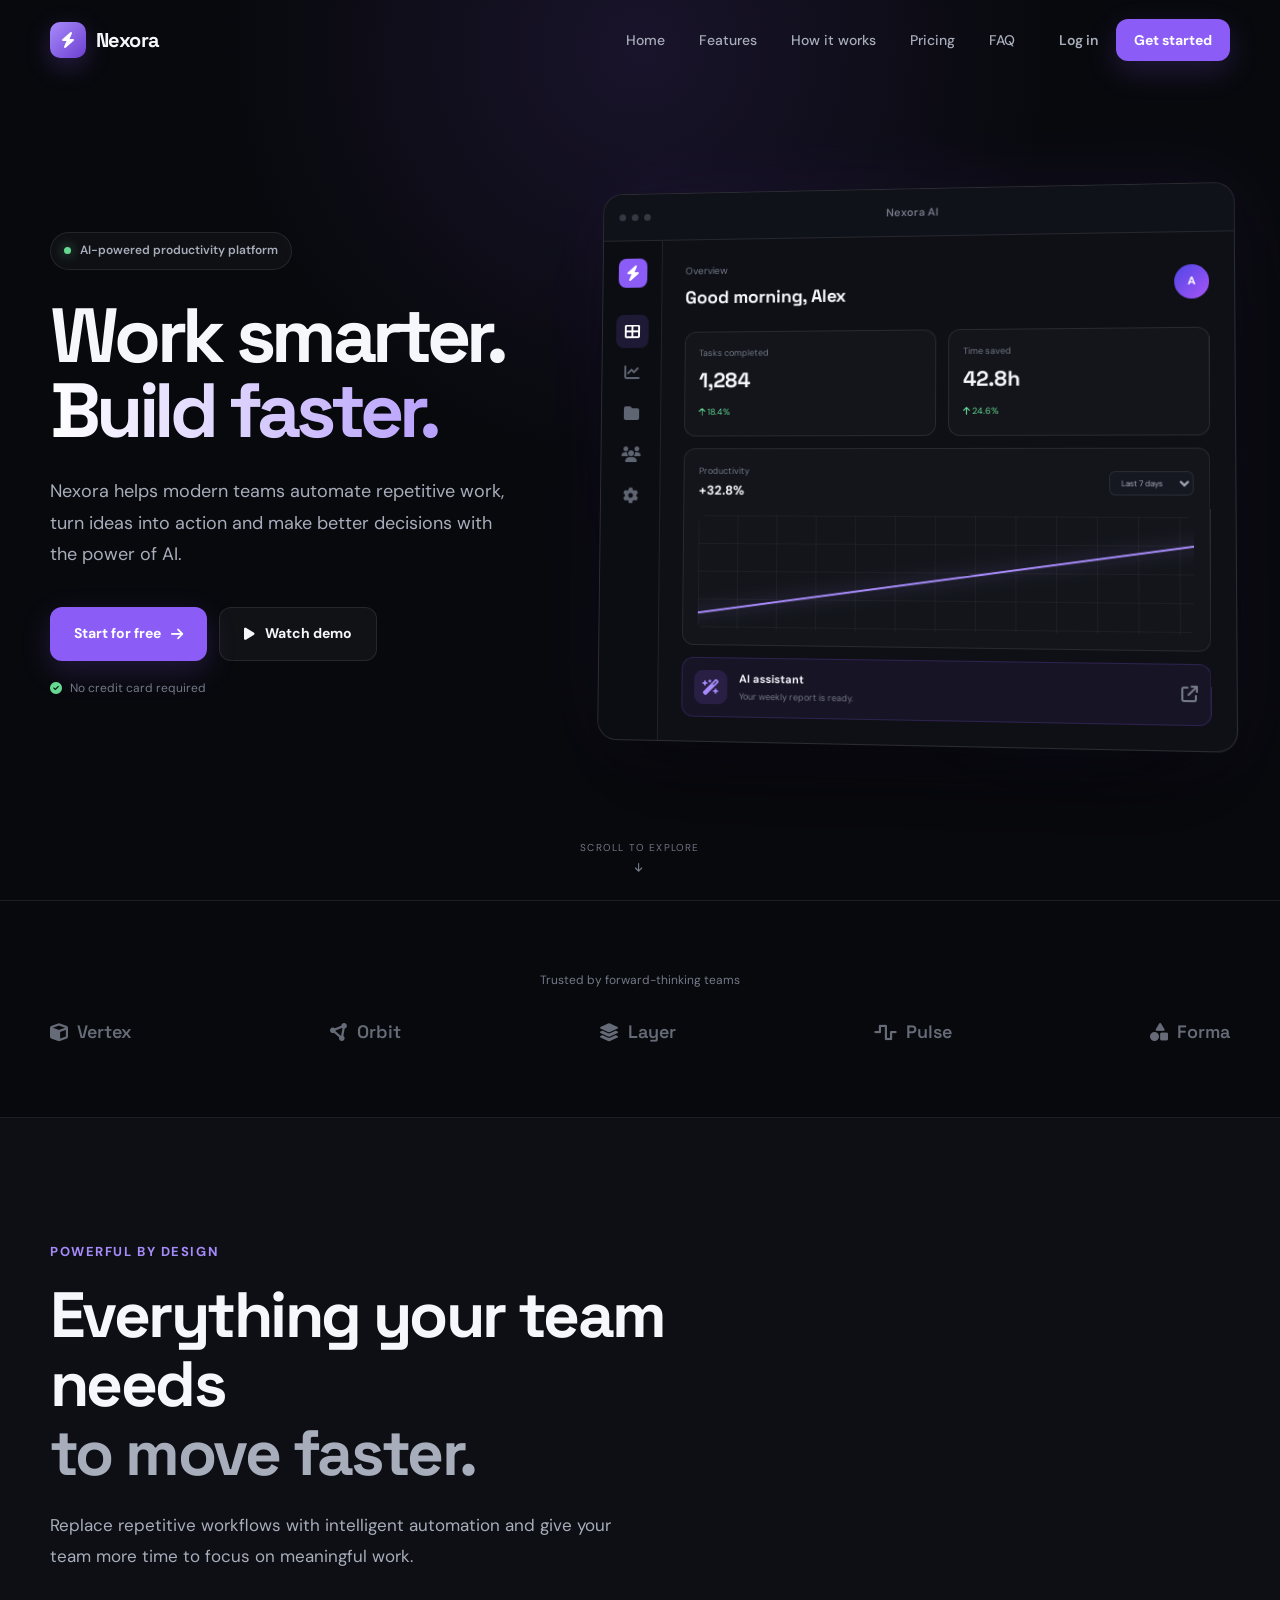
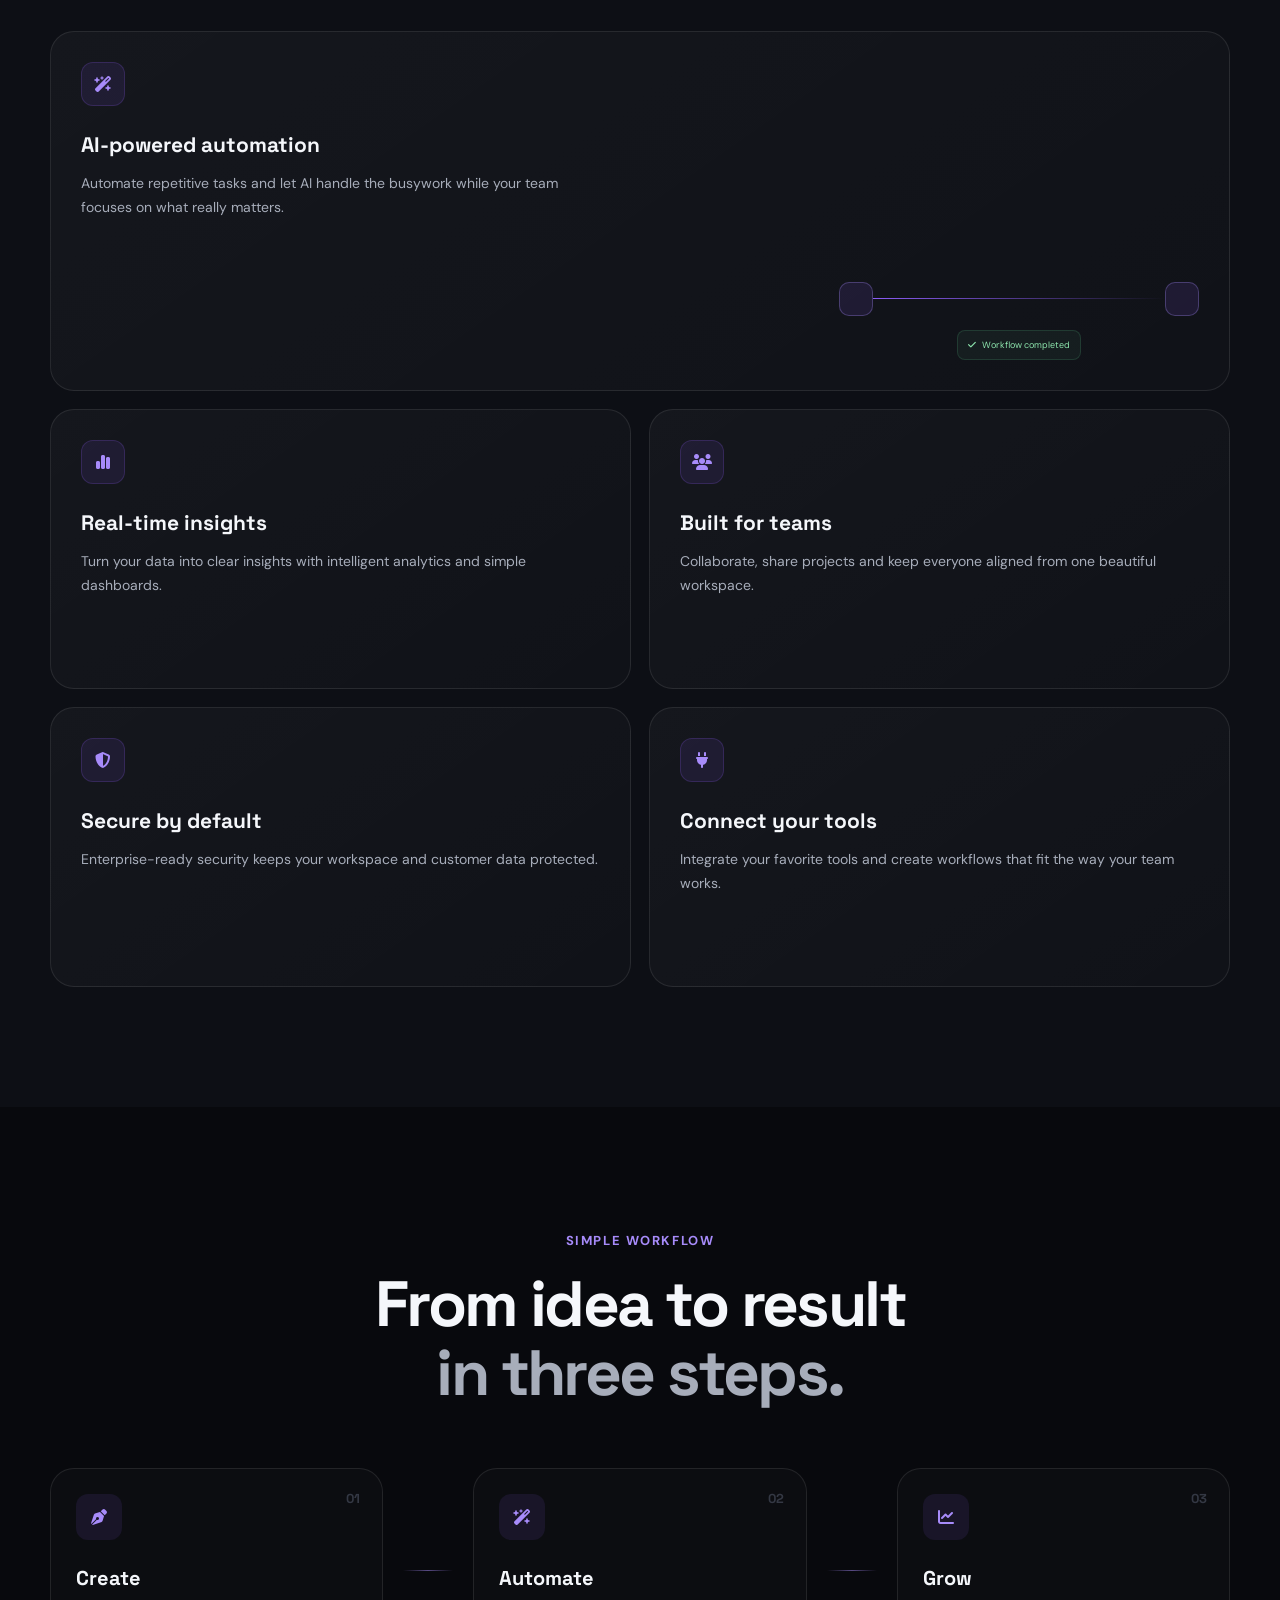
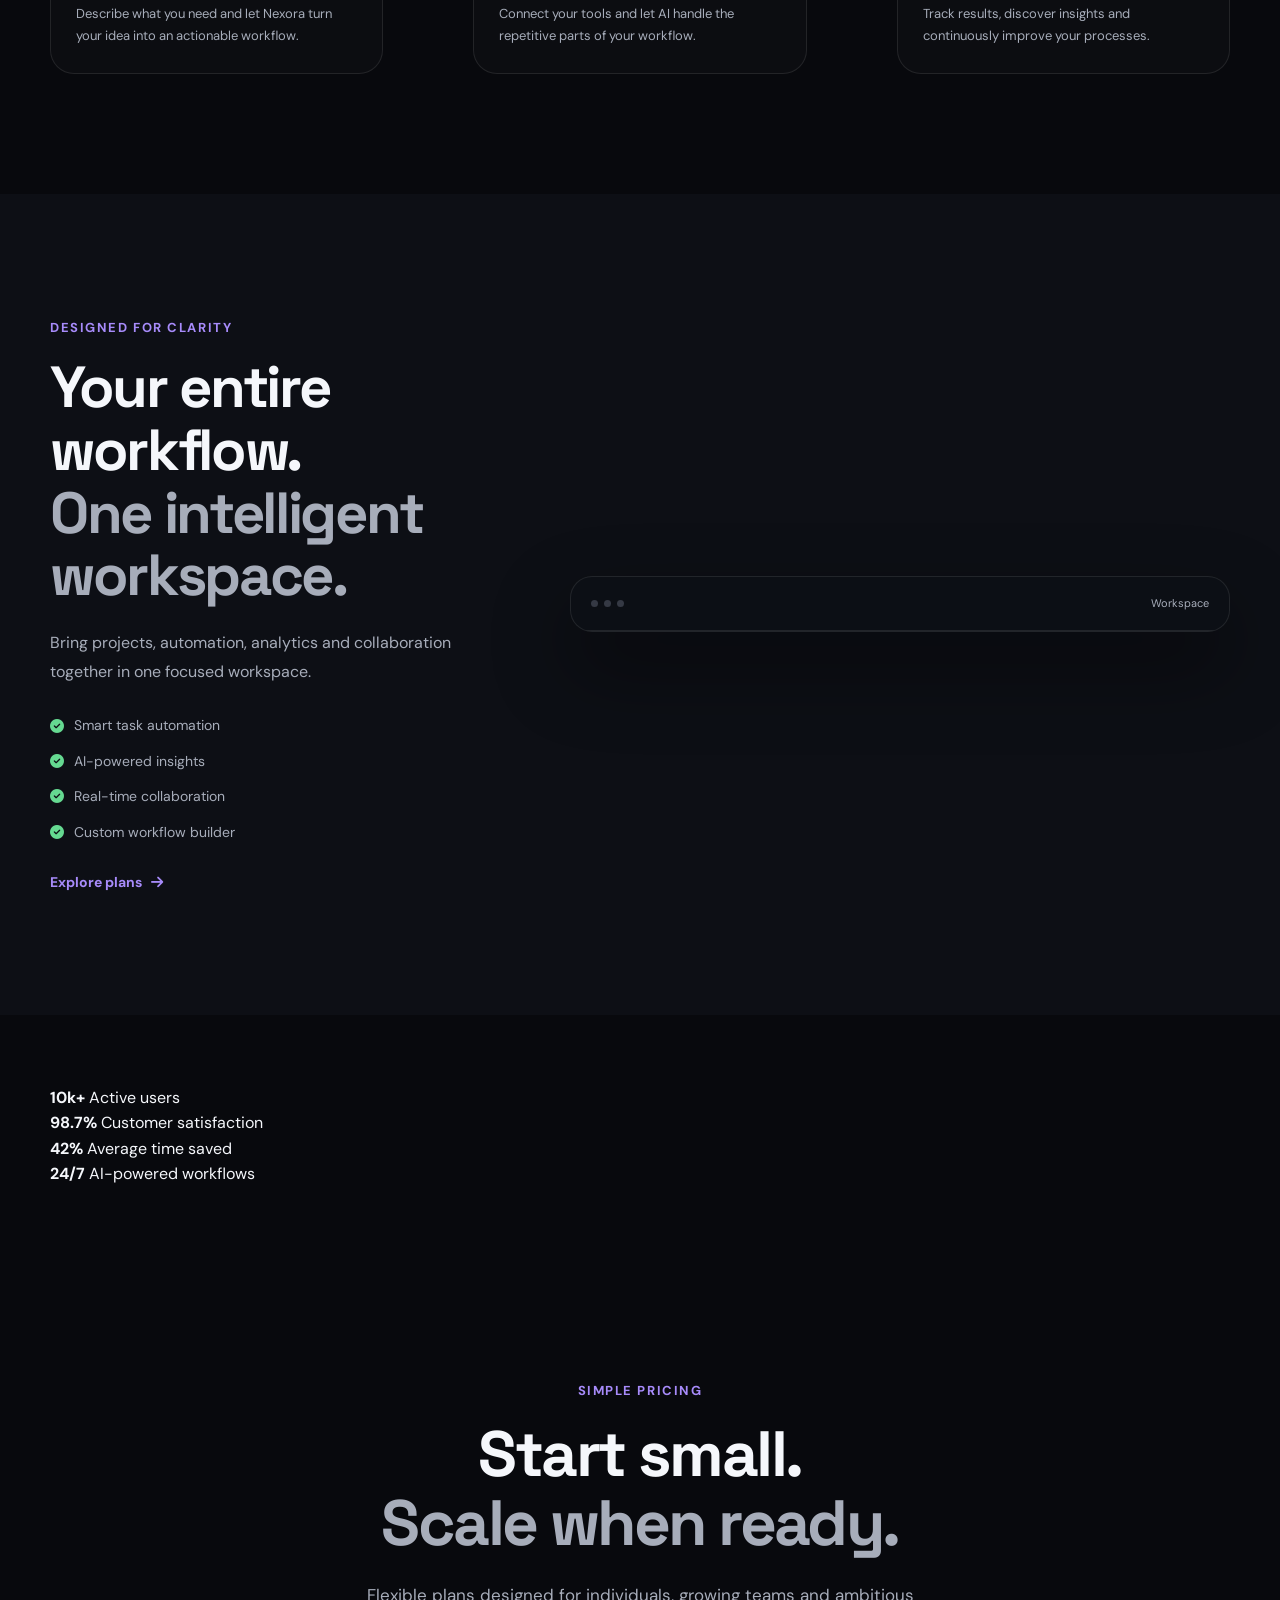
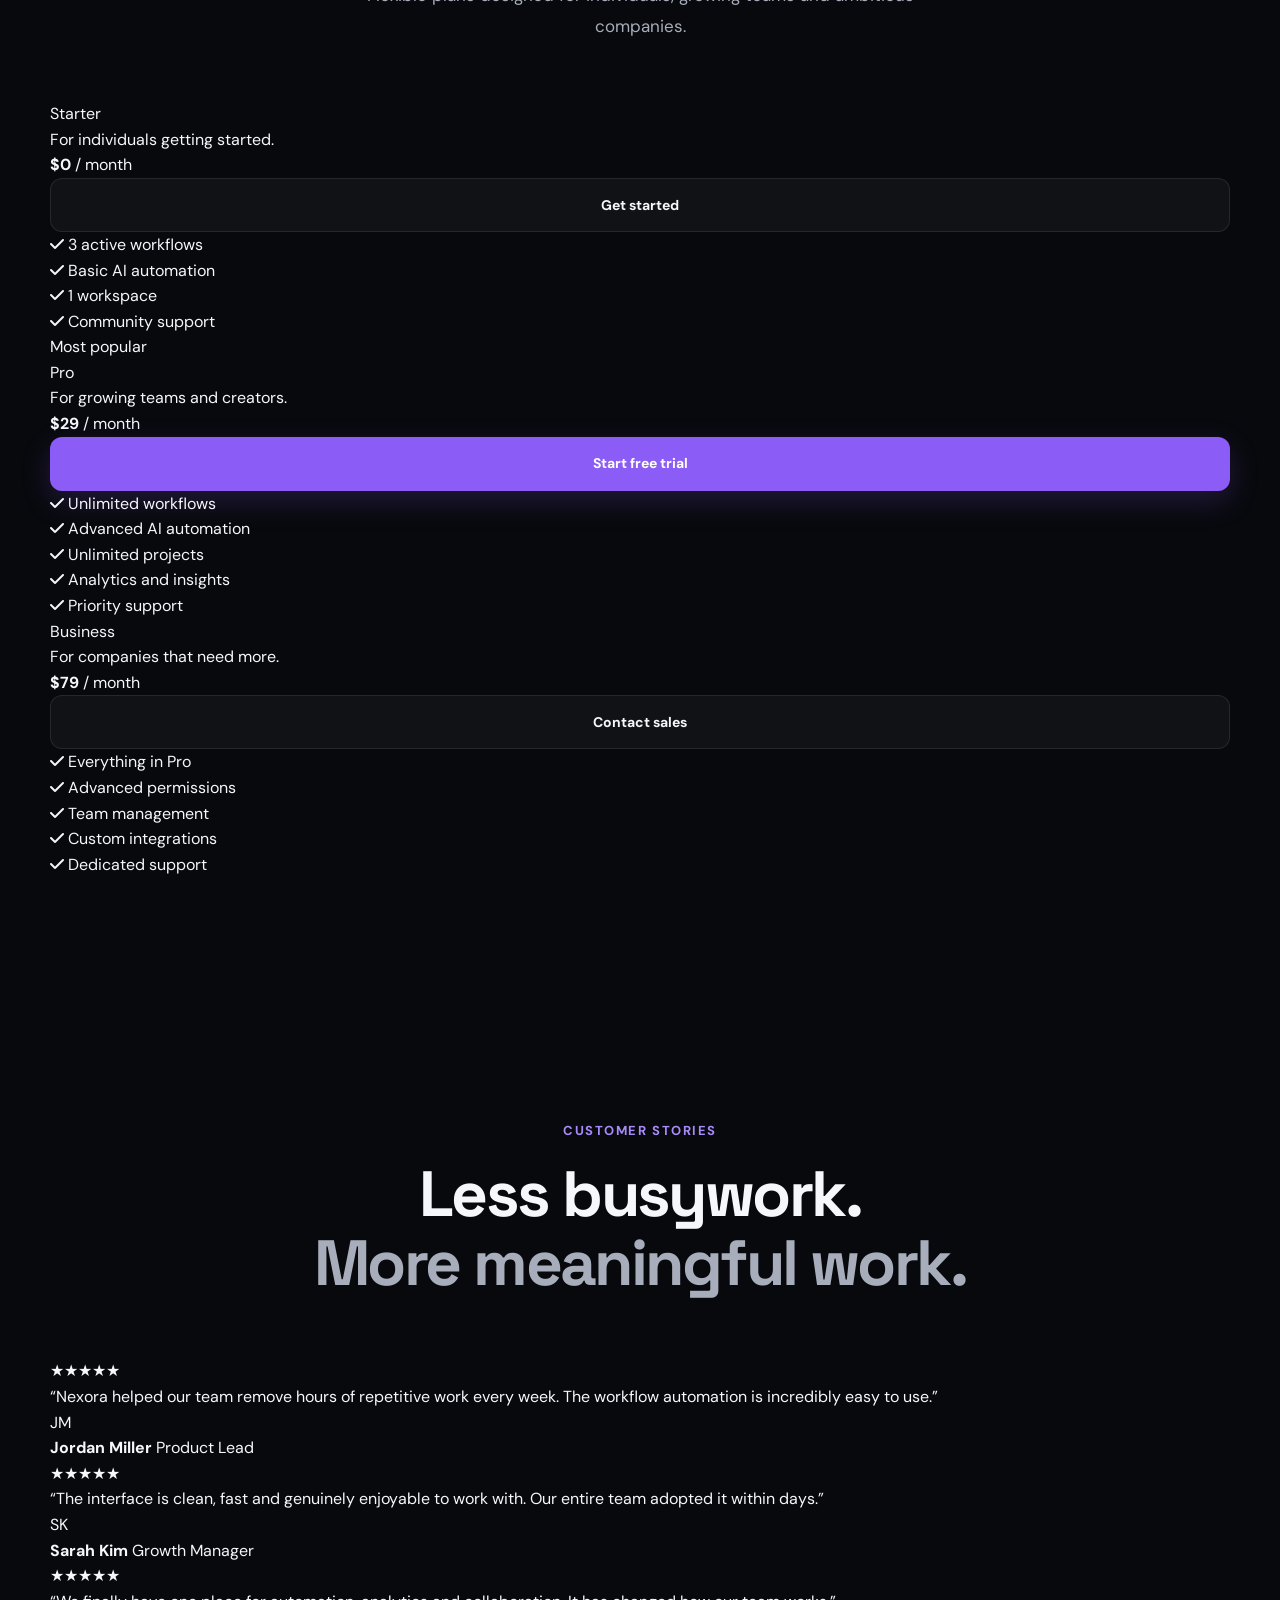
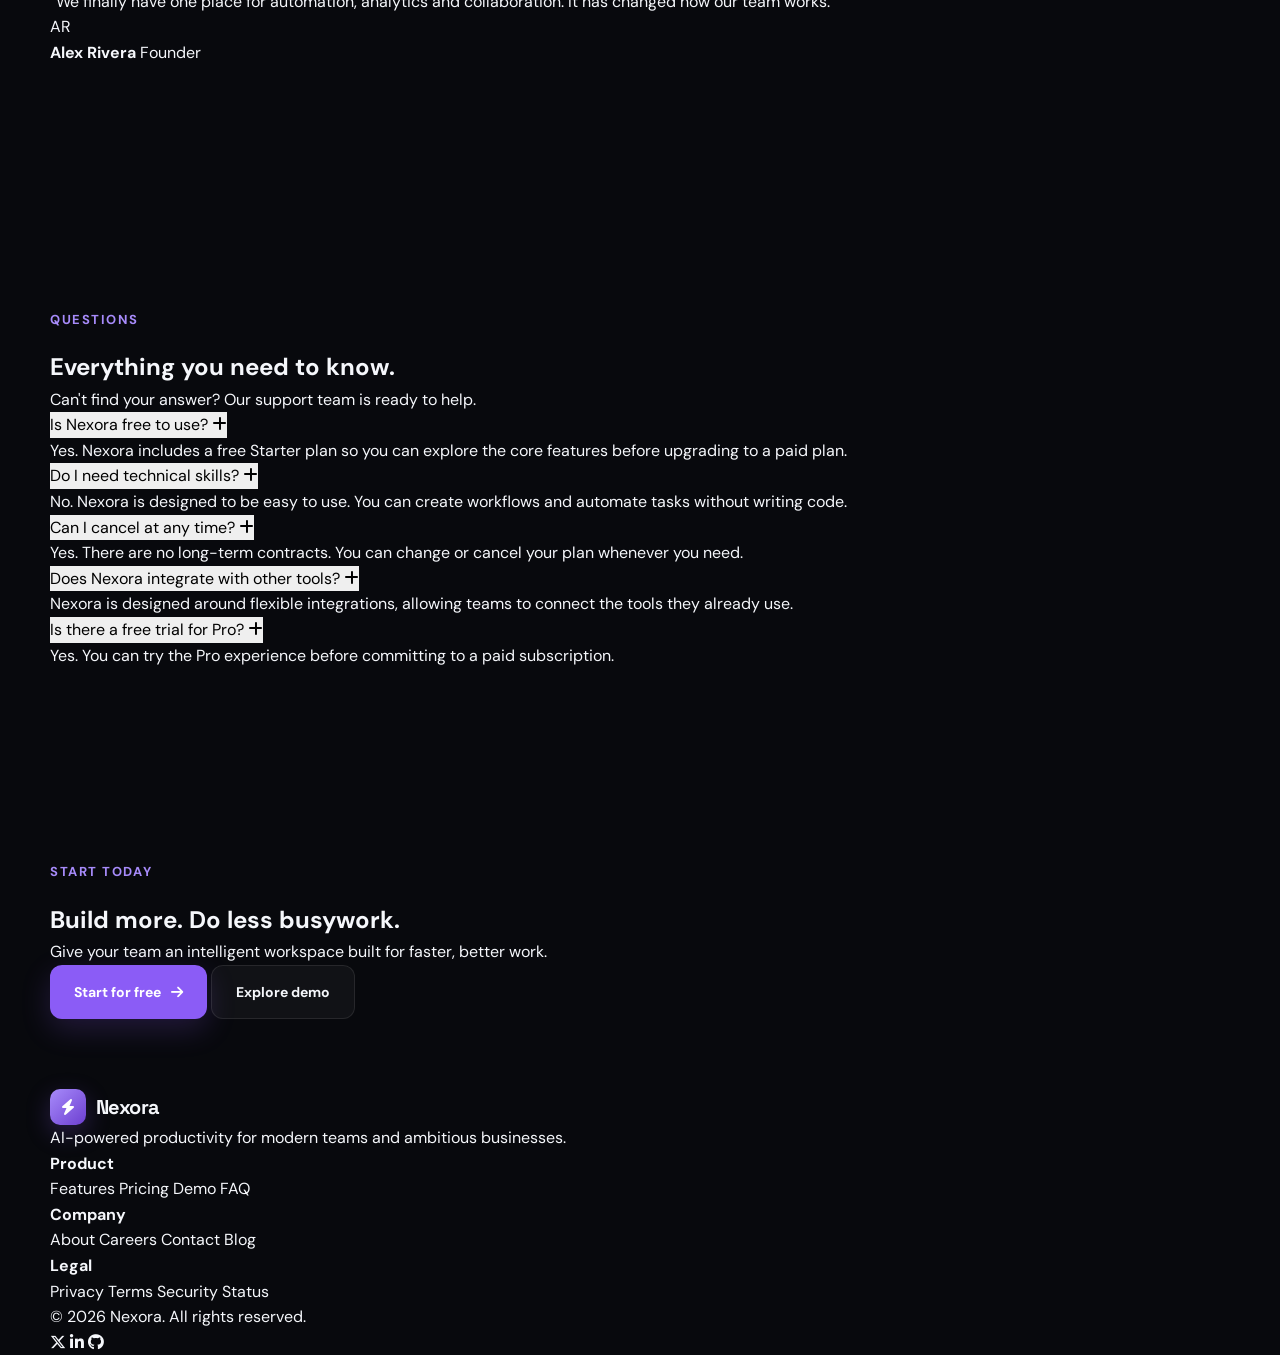
<file: index.html>
<!DOCTYPE html>
<html lang="en">
<head>
    <meta charset="UTF-8">

    <meta name="viewport" content="width=device-width, initial-scale=1.0">

    <meta
        name="description"
        content="Nexora is a modern AI SaaS landing page template for startups, AI products and digital businesses."
    >

    <meta
        name="keywords"
        content="AI SaaS, AI startup, SaaS landing page, AI website template, startup template"
    >

    <meta name="author" content="Nexora">

    <meta name="theme-color" content="#08090d">

    <title>Nexora — AI-Powered SaaS</title>

    <!-- Google Fonts -->
    <link rel="preconnect" href="https://fonts.googleapis.com">
    <link rel="preconnect" href="https://fonts.gstatic.com" crossorigin>

    <link
        href="https://fonts.googleapis.com/css2?family=DM+Sans:wght@400;500;600;700&family=Space+Grotesk:wght@400;500;600;700&display=swap"
        rel="stylesheet"
    >

    <!-- Font Awesome -->
    <link
        rel="stylesheet"
        href="https://cdnjs.cloudflare.com/ajax/libs/font-awesome/6.7.2/css/all.min.css"
    >

    <!-- Main CSS -->
    <link rel="stylesheet" href="style.css">
</head>

<body>

<!-- =========================================
     HEADER
========================================= -->

<header class="site-header" id="header">

    <div class="container header-container">

        <a href="#home" class="logo">

            <span class="logo-mark">
                <i class="fa-solid fa-bolt"></i>
            </span>

            <span class="logo-text">
                Nexora
            </span>

        </a>


        <nav class="main-nav" id="mainNav">

            <a href="#home">Home</a>

            <a href="#features">Features</a>

            <a href="#how-it-works">How it works</a>

            <a href="#pricing">Pricing</a>

            <a href="#faq">FAQ</a>

        </nav>


        <div class="header-actions">

            <a href="#login" class="login-link">
                Log in
            </a>

            <a
                href="#pricing"
                class="btn btn-primary btn-small"
            >
                Get started
            </a>

            <button
                class="menu-toggle"
                id="menuToggle"
                aria-label="Open navigation menu"
                aria-expanded="false"
                type="button"
            >
                <span></span>
                <span></span>
                <span></span>
            </button>

        </div>

    </div>

</header>


<main>


<!-- =========================================
     HERO
========================================= -->

<section class="hero section" id="home">

    <div class="container hero-container">

        <div class="hero-content">

            <div class="hero-badge">

                <span class="badge-dot"></span>

                AI-powered productivity platform

            </div>


            <h1>

                Work smarter.

                <span>
                    Build faster.
                </span>

            </h1>


            <p class="hero-description">

                Nexora helps modern teams automate repetitive work,
                turn ideas into action and make better decisions
                with the power of AI.

            </p>


            <div class="hero-actions">

                <a
                    href="#pricing"
                    class="btn btn-primary"
                >

                    Start for free

                    <i class="fa-solid fa-arrow-right"></i>

                </a>


                <a
                    href="#demo"
                    class="btn btn-secondary"
                >

                    <i class="fa-solid fa-play"></i>

                    Watch demo

                </a>

            </div>


            <div class="hero-note">

                <i class="fa-solid fa-circle-check"></i>

                No credit card required

            </div>

        </div>


        <!-- HERO DASHBOARD -->

        <div class="hero-visual">

            <div class="glow glow-one"></div>

            <div class="glow glow-two"></div>


            <div class="dashboard-window">

                <div class="window-top">

                    <div class="window-dots">

                        <span></span>
                        <span></span>
                        <span></span>

                    </div>

                    <div class="window-title">
                        Nexora AI
                    </div>

                </div>


                <div class="dashboard-content">

                    <aside class="dashboard-sidebar">

                        <div class="sidebar-brand">
                            <i class="fa-solid fa-bolt"></i>
                        </div>


                        <a
                            href="#"
                            class="sidebar-item active"
                            aria-label="Dashboard"
                        >
                            <i class="fa-solid fa-table-cells-large"></i>
                        </a>


                        <a
                            href="#"
                            class="sidebar-item"
                            aria-label="Analytics"
                        >
                            <i class="fa-solid fa-chart-line"></i>
                        </a>


                        <a
                            href="#"
                            class="sidebar-item"
                            aria-label="Projects"
                        >
                            <i class="fa-solid fa-folder"></i>
                        </a>


                        <a
                            href="#"
                            class="sidebar-item"
                            aria-label="Team"
                        >
                            <i class="fa-solid fa-users"></i>
                        </a>


                        <a
                            href="#"
                            class="sidebar-item"
                            aria-label="Settings"
                        >
                            <i class="fa-solid fa-gear"></i>
                        </a>

                    </aside>


                    <div class="dashboard-main">

                        <div class="dashboard-header">

                            <div>

                                <span class="dashboard-label">
                                    Overview
                                </span>

                                <h3>
                                    Good morning, Alex
                                </h3>

                            </div>


                            <div class="avatar">
                                A
                            </div>

                        </div>


                        <div class="dashboard-stats">

                            <div class="stat-card">

                                <span>
                                    Tasks completed
                                </span>

                                <strong>
                                    1,284
                                </strong>

                                <small>
                                    <i class="fa-solid fa-arrow-up"></i>
                                    18.4%
                                </small>

                            </div>


                            <div class="stat-card">

                                <span>
                                    Time saved
                                </span>

                                <strong>
                                    42.8h
                                </strong>

                                <small>
                                    <i class="fa-solid fa-arrow-up"></i>
                                    24.6%
                                </small>

                            </div>

                        </div>


                        <div class="chart-card">

                            <div class="chart-header">

                                <div>

                                    <span>
                                        Productivity
                                    </span>

                                    <strong>
                                        +32.8%
                                    </strong>

                                </div>


                                <select aria-label="Chart period">

                                    <option>
                                        Last 7 days
                                    </option>

                                    <option>
                                        Last 30 days
                                    </option>

                                    <option>
                                        Last 90 days
                                    </option>

                                </select>

                            </div>


                            <div class="chart">

                                <div class="chart-line"></div>

                                <div class="chart-grid"></div>

                            </div>

                        </div>


                        <div class="ai-card">

                            <div class="ai-icon">

                                <i class="fa-solid fa-wand-magic-sparkles"></i>

                            </div>


                            <div>

                                <strong>
                                    AI assistant
                                </strong>

                                <p>
                                    Your weekly report is ready.
                                </p>

                            </div>


                            <button
                                type="button"
                                aria-label="Open AI assistant"
                            >

                                <i class="fa-solid fa-arrow-up-right-from-square"></i>

                            </button>

                        </div>

                    </div>

                </div>

            </div>

        </div>

    </div>


    <div class="hero-scroll">

        <span>
            Scroll to explore
        </span>

        <i class="fa-solid fa-arrow-down"></i>

    </div>

</section>


<!-- =========================================
     TRUSTED
========================================= -->

<section class="trusted section-small">

    <div class="container">

        <p class="trusted-title">
            Trusted by forward-thinking teams
        </p>


        <div class="trusted-logos">

            <span>
                <i class="fa-solid fa-cube"></i>
                Vertex
            </span>

            <span>
                <i class="fa-solid fa-circle-nodes"></i>
                Orbit
            </span>

            <span>
                <i class="fa-solid fa-layer-group"></i>
                Layer
            </span>

            <span>
                <i class="fa-solid fa-wave-square"></i>
                Pulse
            </span>

            <span>
                <i class="fa-solid fa-shapes"></i>
                Forma
            </span>

        </div>

    </div>

</section>


<!-- =========================================
     FEATURES
========================================= -->

<section
    class="features section"
    id="features"
>

    <div class="container">

        <div class="section-heading">

            <span class="eyebrow">
                Powerful by design
            </span>

            <h2>

                Everything your team needs

                <span>
                    to move faster.
                </span>

            </h2>


            <p>

                Replace repetitive workflows with intelligent
                automation and give your team more time to focus
                on meaningful work.

            </p>

        </div>


        <div class="features-grid">


            <article class="feature-card feature-large">

                <div class="feature-icon">

                    <i class="fa-solid fa-wand-magic-sparkles"></i>

                </div>


                <h3>
                    AI-powered automation
                </h3>


                <p>

                    Automate repetitive tasks and let AI handle
                    the busywork while your team focuses on
                    what really matters.

                </p>


                <div class="feature-visual automation-visual">

                    <div class="automation-line">

                        <span></span>

                        <div></div>

                        <span></span>

                    </div>


                    <div class="automation-label">

                        <i class="fa-solid fa-check"></i>

                        Workflow completed

                    </div>

                </div>

            </article>


            <article class="feature-card">

                <div class="feature-icon">

                    <i class="fa-solid fa-chart-simple"></i>

                </div>


                <h3>
                    Real-time insights
                </h3>


                <p>

                    Turn your data into clear insights with
                    intelligent analytics and simple dashboards.

                </p>

            </article>


            <article class="feature-card">

                <div class="feature-icon">

                    <i class="fa-solid fa-users"></i>

                </div>


                <h3>
                    Built for teams
                </h3>


                <p>

                    Collaborate, share projects and keep everyone
                    aligned from one beautiful workspace.

                </p>

            </article>


            <article class="feature-card">

                <div class="feature-icon">

                    <i class="fa-solid fa-shield-halved"></i>

                </div>


                <h3>
                    Secure by default
                </h3>


                <p>

                    Enterprise-ready security keeps your
                    workspace and customer data protected.

                </p>

            </article>


            <article class="feature-card">

                <div class="feature-icon">

                    <i class="fa-solid fa-plug"></i>

                </div>


                <h3>
                    Connect your tools
                </h3>


                <p>

                    Integrate your favorite tools and create
                    workflows that fit the way your team works.

                </p>

            </article>

        </div>

    </div>

</section>


<!-- =========================================
     HOW IT WORKS
========================================= -->

<section
    class="how-it-works section"
    id="how-it-works"
>

    <div class="container">

        <div class="section-heading centered">

            <span class="eyebrow">
                Simple workflow
            </span>

            <h2>

                From idea to result

                <span>
                    in three steps.
                </span>

            </h2>

        </div>


        <div class="steps-grid">


            <div class="step">

                <div class="step-number">
                    01
                </div>


                <div class="step-icon">

                    <i class="fa-solid fa-pen-nib"></i>

                </div>


                <h3>
                    Create
                </h3>


                <p>

                    Describe what you need and let Nexora
                    turn your idea into an actionable workflow.

                </p>

            </div>


            <div class="step-line"></div>


            <div class="step">

                <div class="step-number">
                    02
                </div>


                <div class="step-icon">

                    <i class="fa-solid fa-wand-magic-sparkles"></i>

                </div>


                <h3>
                    Automate
                </h3>


                <p>

                    Connect your tools and let AI handle the
                    repetitive parts of your workflow.

                </p>

            </div>


            <div class="step-line"></div>


            <div class="step">

                <div class="step-number">
                    03
                </div>


                <div class="step-icon">

                    <i class="fa-solid fa-chart-line"></i>

                </div>


                <h3>
                    Grow
                </h3>


                <p>

                    Track results, discover insights and
                    continuously improve your processes.

                </p>

            </div>

        </div>

    </div>

</section>


<!-- =========================================
     SHOWCASE
========================================= -->

<section
    class="showcase section"
    id="demo"
>

    <div class="container showcase-container">


        <div class="showcase-content">

            <span class="eyebrow">
                Designed for clarity
            </span>


            <h2>

                Your entire workflow.

                <span>
                    One intelligent workspace.
                </span>

            </h2>


            <p>

                Bring projects, automation, analytics and
                collaboration together in one focused workspace.

            </p>


            <ul class="check-list">

                <li>

                    <i class="fa-solid fa-circle-check"></i>

                    Smart task automation

                </li>


                <li>

                    <i class="fa-solid fa-circle-check"></i>

                    AI-powered insights

                </li>


                <li>

                    <i class="fa-solid fa-circle-check"></i>

                    Real-time collaboration

                </li>


                <li>

                    <i class="fa-solid fa-circle-check"></i>

                    Custom workflow builder

                </li>

            </ul>


            <a
                href="#pricing"
                class="text-link"
            >

                Explore plans

                <i class="fa-solid fa-arrow-right"></i>

            </a>

        </div>


        <!-- SHOWCASE WINDOW -->
           <div class="showcase-visual">

            <div class="showcase-window">

                <div class="showcase-header">

                    <div>

                        <span></span>
                        <span></span>
                        <span></span>

                    </div>

                    <span>
                        Workspace
                    </span>

                </div>


                <div class="workspace-content">


                    <aside class="workspace-sidebar">

                        <div class="workspace-item active"></div>

                        <div class="workspace-item"></div>

                        <div class="workspace-item"></div>

                        <div class="workspace-item"></div>

                        <div class="workspace-item"></div>

                    </aside>


                    <div class="workspace-main">

                        <div class="workspace-title"></div>


                        <div class="workspace-cards">

                            <div></div>
                            <div></div>
                            <div></div>

                        </div>


                        <div class="workspace-chart">

                            <span></span>
                            <span></span>
                            <span></span>
                            <span></span>
                            <span></span>
                            <span></span>

                        </div>

                    </div>

                </div>

            </div>

        </div>

    </div>

</section>
    
<!-- =========================================
     STATS
========================================= -->

<section class="stats section-small">

    <div class="container">

        <div class="stats-grid">


            <div class="stat">

                <strong>
                    10k+
                </strong>

                <span>
                    Active users
                </span>

            </div>


            <div class="stat">

                <strong>
                    98.7%
                </strong>

                <span>
                    Customer satisfaction
                </span>

            </div>


            <div class="stat">

                <strong>
                    42%
                </strong>

                <span>
                    Average time saved
                </span>

            </div>


            <div class="stat">

                <strong>
                    24/7
                </strong>

                <span>
                    AI-powered workflows
                </span>

            </div>

        </div>

    </div>

</section>
<!-- =========================================
     PRICING
========================================= -->

<section
    class="pricing section"
    id="pricing"
>

    <div class="container">

        <div class="section-heading centered">

            <span class="eyebrow">
                Simple pricing
            </span>


            <h2>

                Start small.

                <span>
                    Scale when ready.
                </span>

            </h2>


            <p>

                Flexible plans designed for individuals,
                growing teams and ambitious companies.

            </p>

        </div>


        <div class="pricing-grid">


            <!-- STARTER -->

            <article class="pricing-card">

                <div class="pricing-top">

                    <div class="pricing-name">
                        Starter
                    </div>

                    <p>
                        For individuals getting started.
                    </p>

                </div>


                <div class="price">

                    <strong>
                        $0
                    </strong>

                    <span>
                        / month
                    </span>

                </div>


                <a
                    href="#login"
                    class="btn btn-secondary full-width"
                >
                    Get started
                </a>


                <ul class="pricing-features">

                    <li>

                        <i class="fa-solid fa-check"></i>

                        3 active workflows

                    </li>


                    <li>

                        <i class="fa-solid fa-check"></i>

                        Basic AI automation

                    </li>


                    <li>

                        <i class="fa-solid fa-check"></i>

                        1 workspace

                    </li>


                    <li>

                        <i class="fa-solid fa-check"></i>

                        Community support

                    </li>

                </ul>

            </article>

                     <!-- PRO -->

            <article class="pricing-card featured">

                <div class="popular-badge">
                    Most popular
                </div>


                <div class="pricing-top">

                    <div class="pricing-name">
                        Pro
                    </div>

                    <p>
                        For growing teams and creators.
                    </p>

                </div>


                <div class="price">

                    <strong>
                        $29
                    </strong>

                    <span>
                        / month
                    </span>

                </div>


                <a
                    href="#login"
                    class="btn btn-primary full-width"
                >
                    Start free trial
                </a>


                <ul class="pricing-features">

                    <li>

                        <i class="fa-solid fa-check"></i>

                        Unlimited workflows

                    </li>


                    <li>

                        <i class="fa-solid fa-check"></i>

                        Advanced AI automation

                    </li>


                    <li>

                        <i class="fa-solid fa-check"></i>

                        Unlimited projects

                    </li>


                    <li>

                        <i class="fa-solid fa-check"></i>

                        Analytics and insights

                    </li>


                    <li>

                        <i class="fa-solid fa-check"></i>

                        Priority support

                    </li>

                </ul>

            </article>


            <!-- BUSINESS -->

            <article class="pricing-card">

                <div class="pricing-top">

                    <div class="pricing-name">
                        Business
                    </div>

                    <p>
                        For companies that need more.
                    </p>

                </div>


                <div class="price">

                    <strong>
                        $79
                    </strong>

                    <span>
                        / month
                    </span>

                </div>


                <a
                    href="#login"
                    class="btn btn-secondary full-width"
                >
                    Contact sales
                </a>


                <ul class="pricing-features">

                    <li>

                        <i class="fa-solid fa-check"></i>

                        Everything in Pro

                    </li>


                    <li>

                        <i class="fa-solid fa-check"></i>

                        Advanced permissions

                    </li>


                    <li>

                        <i class="fa-solid fa-check"></i>

                        Team management

                    </li>


                    <li>

                        <i class="fa-solid fa-check"></i>

                        Custom integrations

                    </li>


                    <li>

                        <i class="fa-solid fa-check"></i>

                        Dedicated support

                    </li>

                </ul>

            </article>

        </div>

    </div>

</section>
    <!-- =========================================
     TESTIMONIALS
========================================= -->

<section class="testimonials section">

    <div class="container">

        <div class="section-heading centered">

            <span class="eyebrow">
                Customer stories
            </span>


            <h2>

                Less busywork.

                <span>
                    More meaningful work.
                </span>

            </h2>

        </div>


        <div class="testimonials-grid">


            <article class="testimonial-card">

                <div class="stars">
                    ★★★★★
                </div>


                <blockquote>

                    “Nexora helped our team remove hours of
                    repetitive work every week. The workflow
                    automation is incredibly easy to use.”

                </blockquote>


                <div class="testimonial-author">

                    <div class="author-avatar">
                        JM
                    </div>


                    <div>

                        <strong>
                            Jordan Miller
                        </strong>

                        <span>
                            Product Lead
                        </span>

                    </div>

                </div>

            </article>


            <article class="testimonial-card">

                <div class="stars">
                    ★★★★★
                </div>


                <blockquote>

                    “The interface is clean, fast and genuinely
                    enjoyable to work with. Our entire team
                    adopted it within days.”

                </blockquote>


                <div class="testimonial-author">

                    <div class="author-avatar">
                        SK
                    </div>


                    <div>

                        <strong>
                            Sarah Kim
                        </strong>

                        <span>
                            Growth Manager
                        </span>

                    </div>

                </div>

            </article>


            <article class="testimonial-card">

                <div class="stars">
                    ★★★★★
                </div>


                <blockquote>

                    “We finally have one place for automation,
                    analytics and collaboration. It has changed
                    how our team works.”

                </blockquote>


                <div class="testimonial-author">

                    <div class="author-avatar">
                        AR
                    </div>


                    <div>

                        <strong>
                            Alex Rivera
                        </strong>

                        <span>
                            Founder
                        </span>

                    </div>

                </div>

            </article>

        </div>

    </div>

</section>
    <!-- =========================================
     FAQ
========================================= -->

<section
    class="faq section"
    id="faq"
>

    <div class="container faq-container">


        <div class="faq-intro">

            <span class="eyebrow">
                Questions
            </span>


            <h2>

                Everything you need
                <span>to know.</span>

            </h2>


            <p>
                Can't find your answer? Our support team
                is ready to help.
            </p>

        </div>


        <div class="faq-list">


            <div class="faq-item active">

                <button
                    class="faq-question"
                    type="button"
                    aria-expanded="true"
                >

                    Is Nexora free to use?

                    <i class="fa-solid fa-plus"></i>

                </button>


                <div class="faq-answer">

                    <p>

                        Yes. Nexora includes a free Starter plan
                        so you can explore the core features before
                        upgrading to a paid plan.

                    </p>

                </div>

            </div>


            <div class="faq-item">

                <button
                    class="faq-question"
                    type="button"
                    aria-expanded="false"
                >

                    Do I need technical skills?

                    <i class="fa-solid fa-plus"></i>

                </button>


                <div class="faq-answer">

                    <p>

                        No. Nexora is designed to be easy to use.
                        You can create workflows and automate tasks
                        without writing code.

                    </p>

                </div>

            </div>


            <div class="faq-item">

                <button
                    class="faq-question"
                    type="button"
                    aria-expanded="false"
                >

                    Can I cancel at any time?

                    <i class="fa-solid fa-plus"></i>

                </button>


                <div class="faq-answer">

                    <p>

                        Yes. There are no long-term contracts.
                        You can change or cancel your plan whenever
                        you need.

                    </p>

                </div>

            </div>


            <div class="faq-item">

                <button
                    class="faq-question"
                    type="button"
                    aria-expanded="false"
                >

                    Does Nexora integrate with other tools?

                    <i class="fa-solid fa-plus"></i>

                </button>


                <div class="faq-answer">

                    <p>

                        Nexora is designed around flexible
                        integrations, allowing teams to connect
                        the tools they already use.

                    </p>

                </div>

            </div>


            <div class="faq-item">

                <button
                    class="faq-question"
                    type="button"
                    aria-expanded="false"
                >

                    Is there a free trial for Pro?

                    <i class="fa-solid fa-plus"></i>

                </button>


                <div class="faq-answer">

                    <p>

                        Yes. You can try the Pro experience before
                        committing to a paid subscription.

                    </p>

                </div>

            </div>

        </div>

    </div>

</section>
    <!-- =========================================
     CTA
========================================= -->

<section class="section-small">

    <div class="container">

        <div class="cta-box">

            <div class="cta-glow"></div>


            <div class="cta-content">

                <span class="eyebrow">
                    Start today
                </span>


                <h2>

                    Build more.

                    <span>
                        Do less busywork.
                    </span>

                </h2>


                <p>

                    Give your team an intelligent workspace
                    built for faster, better work.

                </p>


                <div class="cta-actions">

                    <a
                        href="#pricing"
                        class="btn btn-primary"
                    >

                        Start for free

                        <i class="fa-solid fa-arrow-right"></i>

                    </a>


                    <a
                        href="#demo"
                        class="btn btn-secondary"
                    >

                        Explore demo

                    </a>

                </div>

            </div>

        </div>

    </div>

</section>


</main>
        <!-- =========================================
     FOOTER
========================================= -->

<footer class="site-footer">

    <div class="container">


        <div class="footer-top">


            <div class="footer-brand">

                <a
                    href="#home"
                    class="logo"
                >

                    <span class="logo-mark">

                        <i class="fa-solid fa-bolt"></i>

                    </span>


                    <span class="logo-text">
                        Nexora
                    </span>

                </a>


                <p>

                    AI-powered productivity for
                    modern teams and ambitious businesses.

                </p>

            </div>


            <div class="footer-links">


                <div class="footer-column">

                    <h4>
                        Product
                    </h4>

                    <a href="#features">
                        Features
                    </a>

                    <a href="#pricing">
                        Pricing
                    </a>

                    <a href="#demo">
                        Demo
                    </a>

                    <a href="#faq">
                        FAQ
                    </a>

                </div>


                <div class="footer-column">

    <h4>Company</h4>

    <a href="about.html">
        About
    </a>

    <a href="#">
        Careers
    </a>

    <a href="contact.html">
        Contact
    </a>

    <a href="#">
        Blog
    </a>

                </div>


                <div class="footer-column">

    <h4>Legal</h4>

    <a href="privacy.html">
        Privacy
    </a>

    <a href="terms.html">
        Terms
    </a>

    <a href="#">
        Security
    </a>

    <a href="#">
        Status
    </a>

                </div>
            </div>

        </div>


        <div class="footer-bottom">


            <span>

                © <span data-year></span>
                Nexora. All rights reserved.

            </span>


            <div class="social-links">

                <a
                    href="#"
                    aria-label="Twitter"
                >
                    <i class="fa-brands fa-x-twitter"></i>
                </a>


                <a
                    href="#"
                    aria-label="LinkedIn"
                >
                    <i class="fa-brands fa-linkedin-in"></i>
                </a>


                <a
                    href="#"
                    aria-label="GitHub"
                >
                    <i class="fa-brands fa-github"></i>
                </a>

            </div>

        </div>

    </div>

</footer>
               <!-- =========================================
     JAVASCRIPT
========================================= -->

<script src="script.js"></script>

</body>
</html>
</file>
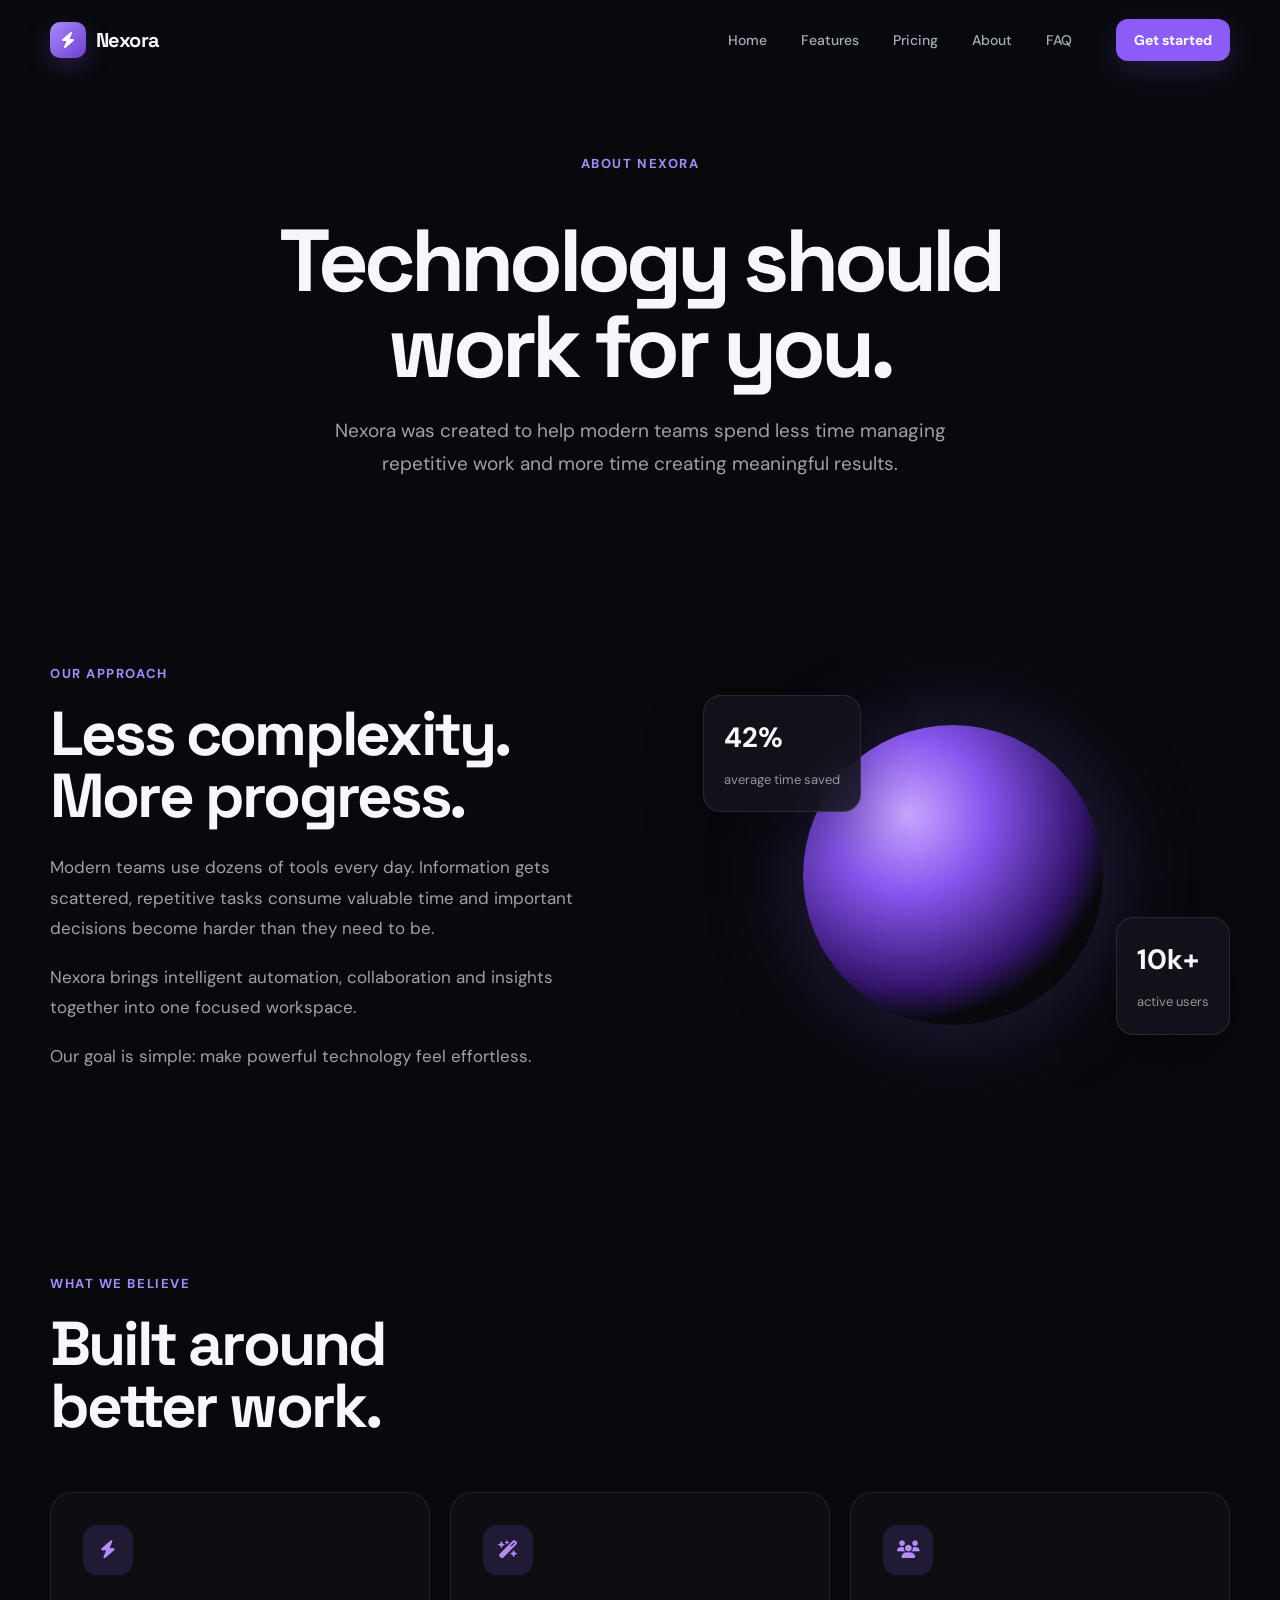
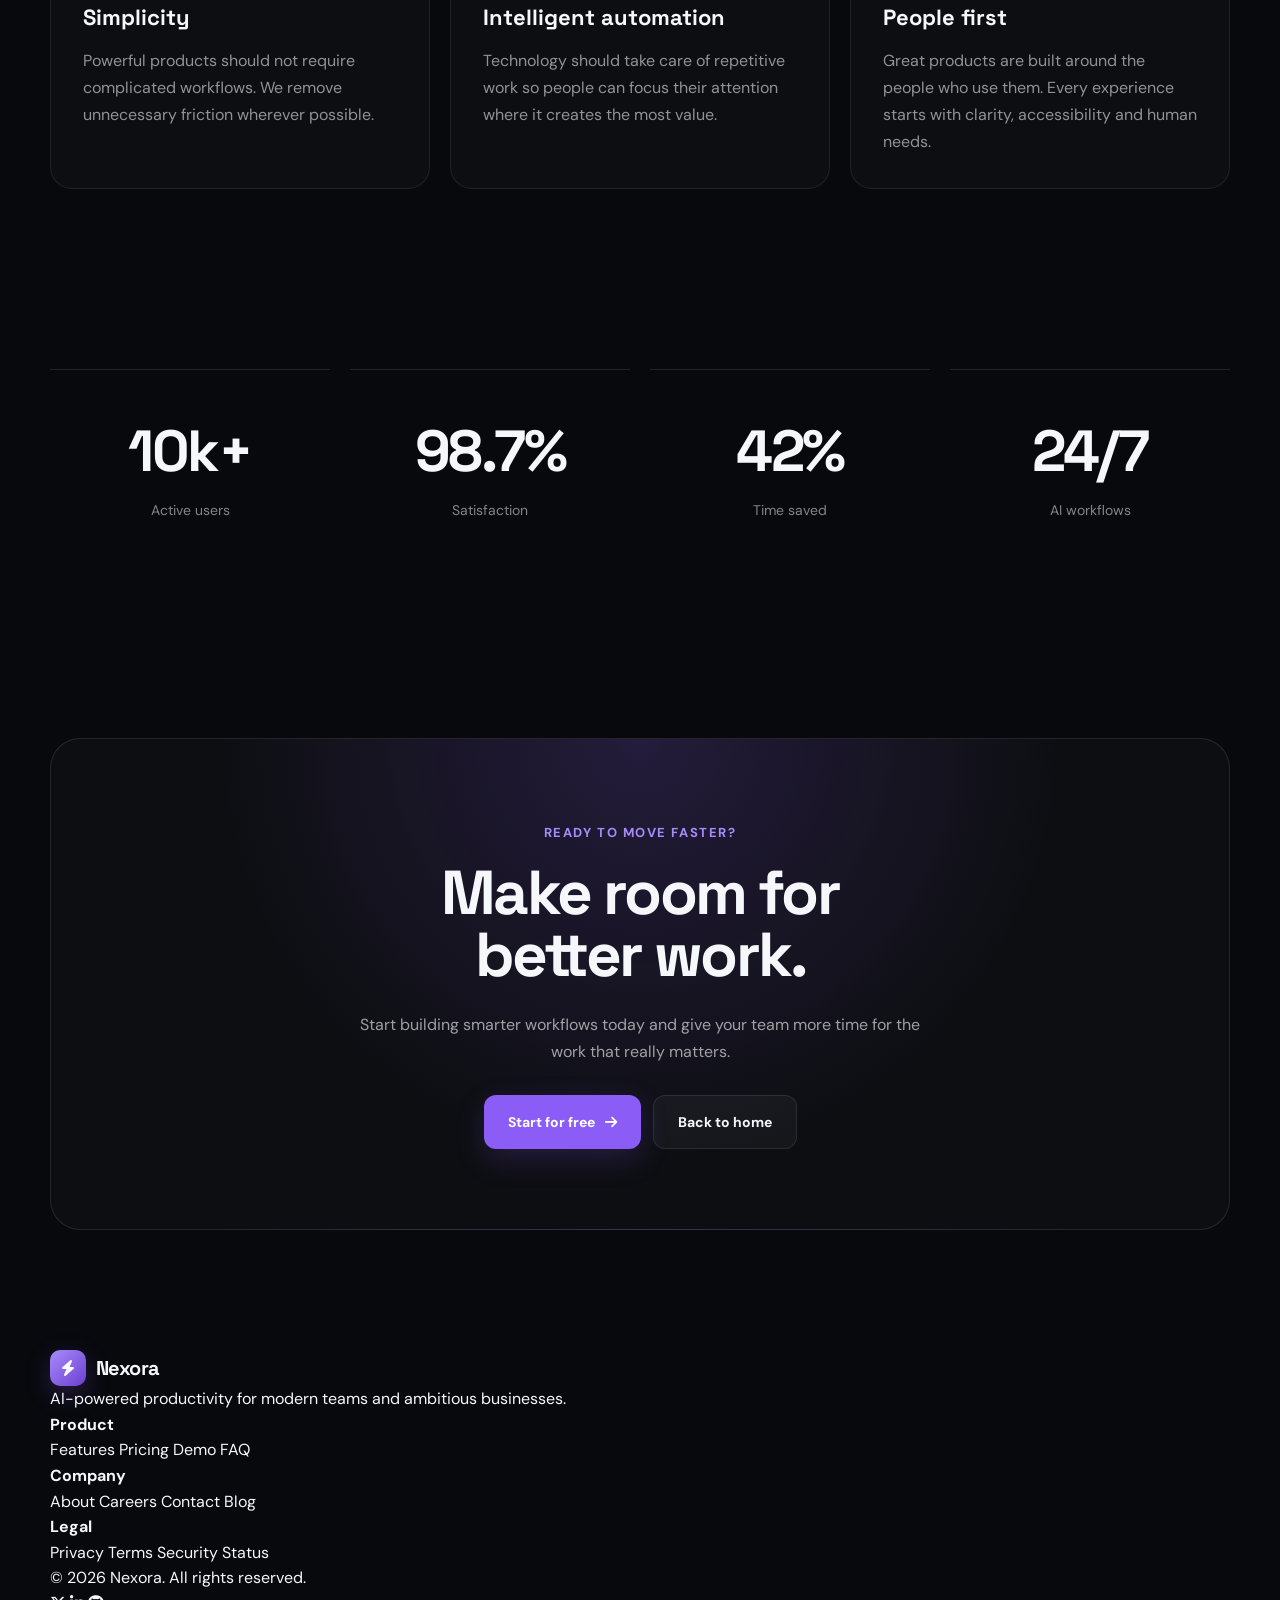
<file: about.html>
<!DOCTYPE html>
<html lang="en">
<head>
    <meta charset="UTF-8">

    <meta name="viewport" content="width=device-width, initial-scale=1.0">

    <meta
        name="description"
        content="Learn more about Nexora — an AI-powered productivity platform built for modern teams."
    >

    <title>About — Nexora</title>

    <link rel="preconnect" href="https://fonts.googleapis.com">
    <link rel="preconnect" href="https://fonts.gstatic.com" crossorigin>

    <link
        href="https://fonts.googleapis.com/css2?family=DM+Sans:wght@400;500;600;700&family=Space+Grotesk:wght@400;500;600;700&display=swap"
        rel="stylesheet"
    >

    <link
        rel="stylesheet"
        href="https://cdnjs.cloudflare.com/ajax/libs/font-awesome/6.7.2/css/all.min.css"
    >

    <link rel="stylesheet" href="style.css">

    <style>
        /* =========================================
           NEXORA ABOUT PAGE
        ========================================= */

        .about-hero {
            padding: 150px 0 100px;
            text-align: center;
        }

        .about-hero-content {
            max-width: 850px;
            margin: 0 auto;
        }

        .about-hero h1 {
            margin: 25px 0;
            font-family: "Space Grotesk", sans-serif;
            font-size: clamp(48px, 7vw, 88px);
            line-height: .98;
            letter-spacing: -0.055em;
        }

        .about-hero h1 span {
            display: block;
        }

        .about-hero p {
            max-width: 680px;
            margin: 0 auto;
            font-size: 19px;
            line-height: 1.7;
            color: rgba(255,255,255,.62);
        }

        .about-story {
            padding: 80px 0;
        }

        .about-story-grid {
            display: grid;
            grid-template-columns: 1fr 1fr;
            gap: 70px;
            align-items: center;
        }

        .about-story h2,
        .about-values h2,
        .about-cta h2 {
            font-family: "Space Grotesk", sans-serif;
            font-size: clamp(38px, 5vw, 62px);
            line-height: 1;
            letter-spacing: -0.045em;
            margin: 0 0 25px;
        }

        .about-story h2 span,
        .about-values h2 span,
        .about-cta h2 span {
            display: block;
        }

        .about-story p {
            color: rgba(255,255,255,.62);
            font-size: 17px;
            line-height: 1.8;
            margin-bottom: 18px;
        }

        .about-visual {
            position: relative;
            min-height: 430px;
            display: flex;
            align-items: center;
            justify-content: center;
        }

        .about-orb {
            width: 300px;
            height: 300px;
            border-radius: 50%;

            background:
                radial-gradient(
                    circle at 35% 30%,
                    #c9a7ff 0,
                    #8655ed 28%,
                    #35156e 60%,
                    transparent 72%
                );

            filter: blur(.2px);

            box-shadow:
                0 0 100px rgba(139, 92, 246, .25);
        }

        .about-floating-card {
            position: absolute;
            padding: 20px;
            border: 1px solid rgba(255,255,255,.1);
            border-radius: 18px;
            background: rgba(20,19,29,.86);
            backdrop-filter: blur(18px);
            box-shadow: 0 25px 60px rgba(0,0,0,.3);
        }

        .about-floating-card strong {
            display: block;
            font-size: 28px;
            margin-bottom: 5px;
        }

        .about-floating-card span {
            color: rgba(255,255,255,.55);
            font-size: 13px;
        }

        .about-floating-card.card-one {
            top: 35px;
            left: 5%;
        }

        .about-floating-card.card-two {
            right: 0;
            bottom: 55px;
        }

        .about-values {
            padding: 100px 0;
        }

        .about-values-heading {
            max-width: 650px;
            margin-bottom: 55px;
        }

        .values-grid {
            display: grid;
            grid-template-columns: repeat(3, 1fr);
            gap: 20px;
        }

        .value-card {
            padding: 32px;
            min-height: 240px;

            border: 1px solid rgba(255,255,255,.08);
            border-radius: 22px;

            background: rgba(255,255,255,.025);
        }

        .value-icon {
            width: 50px;
            height: 50px;

            display: flex;
            align-items: center;
            justify-content: center;

            margin-bottom: 25px;

            border-radius: 14px;

            background: rgba(139,92,246,.15);

            color: #b58cff;
            font-size: 18px;
        }

        .value-card h3 {
            margin: 0 0 12px;
            font-family: "Space Grotesk", sans-serif;
            font-size: 22px;
        }

        .value-card p {
            margin: 0;
            color: rgba(255,255,255,.55);
            line-height: 1.7;
        }

        .about-numbers {
            padding: 80px 0;
        }

        .about-numbers-grid {
            display: grid;
            grid-template-columns: repeat(4, 1fr);
            gap: 20px;
        }

        .about-number {
            padding: 35px 20px;
            text-align: center;

            border-top: 1px solid rgba(255,255,255,.1);
        }

        .about-number strong {
            display: block;
            font-family: "Space Grotesk", sans-serif;
            font-size: clamp(38px, 5vw, 58px);
            letter-spacing: -0.04em;
        }

        .about-number span {
            color: rgba(255,255,255,.5);
            font-size: 14px;
        }

        .about-cta {
            padding: 100px 0 120px;
        }

        .about-cta-box {
            position: relative;
            overflow: hidden;

            padding: 80px 40px;

            text-align: center;

            border: 1px solid rgba(255,255,255,.1);
            border-radius: 30px;

            background:
                radial-gradient(
                    circle at 50% 0,
                    rgba(139,92,246,.18),
                    transparent 55%
                ),
                rgba(255,255,255,.025);
        }

        .about-cta-content {
            position: relative;
            z-index: 2;
            max-width: 700px;
            margin: auto;
        }

        .about-cta p {
            max-width: 580px;
            margin: 0 auto 30px;
            color: rgba(255,255,255,.6);
            line-height: 1.7;
        }

        .about-cta-actions {
            display: flex;
            justify-content: center;
            gap: 12px;
            flex-wrap: wrap;
        }

        @media (max-width: 768px) {

            .about-hero {
                padding: 100px 0 70px;
            }

            .about-story {
                padding: 60px 0;
            }

            .about-story-grid {
                grid-template-columns: 1fr;
                gap: 40px;
            }

            .about-visual {
                min-height: 350px;
            }

            .about-orb {
                width: 240px;
                height: 240px;
            }

            .values-grid {
                grid-template-columns: 1fr;
            }

            .about-numbers-grid {
                grid-template-columns: repeat(2, 1fr);
            }

            .about-cta {
                padding: 70px 0 90px;
            }

            .about-cta-box {
                padding: 55px 20px;
            }
        }

        @media (max-width: 420px) {

            .about-floating-card.card-one {
                left: 0;
            }

            .about-floating-card.card-two {
                right: 0;
            }

            .about-numbers-grid {
                gap: 10px;
            }
        }
    </style>
</head>

<body>

<header class="site-header">

    <div class="container header-container">

        <a href="index.html" class="logo">
            <span class="logo-mark">
                <i class="fa-solid fa-bolt"></i>
            </span>

            <span class="logo-text">
                Nexora
            </span>
        </a>

        <nav class="main-nav">

            <a href="index.html">Home</a>

            <a href="index.html#features">Features</a>

            <a href="index.html#pricing">Pricing</a>

            <a href="about.html" class="active">About</a>

            <a href="index.html#faq">FAQ</a>

        </nav>

        <div class="header-actions">

            <a
                href="index.html#pricing"
                class="btn btn-primary btn-small"
            >
                Get started
            </a>

            <button
                class="menu-toggle"
                type="button"
                aria-label="Open navigation menu"
                aria-expanded="false"
            >
                <span></span>
                <span></span>
                <span></span>
            </button>

        </div>

    </div>

</header>


<main>

    <!-- HERO -->

    <section class="about-hero">

        <div class="container">

            <div class="about-hero-content">

                <span class="eyebrow">
                    About Nexora
                </span>

                <h1>
                    Technology should
                    <span>work for you.</span>
                </h1>

                <p>
                    Nexora was created to help modern teams
                    spend less time managing repetitive work
                    and more time creating meaningful results.
                </p>

            </div>

        </div>

    </section>


    <!-- STORY -->

    <section class="about-story">

        <div class="container">

            <div class="about-story-grid">

                <div>

                    <span class="eyebrow">
                        Our approach
                    </span>

                    <h2>
                        Less complexity.
                        <span>More progress.</span>
                    </h2>

                    <p>
                        Modern teams use dozens of tools every day.
                        Information gets scattered, repetitive tasks
                        consume valuable time and important decisions
                        become harder than they need to be.
                    </p>

                    <p>
                        Nexora brings intelligent automation,
                        collaboration and insights together into
                        one focused workspace.
                    </p>

                    <p>
                        Our goal is simple: make powerful technology
                        feel effortless.
                    </p>

                </div>


                <div class="about-visual">

                    <div class="about-orb"></div>

                    <div class="about-floating-card card-one">

                        <strong>42%</strong>

                        <span>
                            average time saved
                        </span>

                    </div>

                    <div class="about-floating-card card-two">

                        <strong>10k+</strong>

                        <span>
                            active users
                        </span>

                    </div>

                </div>

            </div>

        </div>

    </section>


    <!-- VALUES -->

    <section class="about-values">

        <div class="container">

            <div class="about-values-heading">

                <span class="eyebrow">
                    What we believe
                </span>

                <h2>
                    Built around
                    <span>better work.</span>
                </h2>

            </div>


            <div class="values-grid">

                <article class="value-card">

                    <div class="value-icon">
                        <i class="fa-solid fa-bolt"></i>
                    </div>

                    <h3>
                        Simplicity
                    </h3>

                    <p>
                        Powerful products should not require
                        complicated workflows. We remove
                        unnecessary friction wherever possible.
                    </p>

                </article>


                <article class="value-card">

                    <div class="value-icon">
                        <i class="fa-solid fa-wand-magic-sparkles"></i>
                    </div>

                    <h3>
                        Intelligent automation
                    </h3>

                    <p>
                        Technology should take care of repetitive
                        work so people can focus their attention
                        where it creates the most value.
                    </p>

                </article>


                <article class="value-card">

                    <div class="value-icon">
                        <i class="fa-solid fa-users"></i>
                    </div>

                    <h3>
                        People first
                    </h3>

                    <p>
                        Great products are built around the people
                        who use them. Every experience starts with
                        clarity, accessibility and human needs.
                    </p>

                </article>

            </div>

        </div>

    </section>


    <!-- NUMBERS -->

    <section class="about-numbers">

        <div class="container">

            <div class="about-numbers-grid">

                <div class="about-number">

                    <strong>10k+</strong>

                    <span>
                        Active users
                    </span>

                </div>


                <div class="about-number">

                    <strong>98.7%</strong>

                    <span>
                        Satisfaction
                    </span>

                </div>


                <div class="about-number">

                    <strong>42%</strong>

                    <span>
                        Time saved
                    </span>

                </div>


                <div class="about-number">

                    <strong>24/7</strong>

                    <span>
                        AI workflows
                    </span>

                </div>

            </div>

        </div>

    </section>


    <!-- CTA -->

    <section class="about-cta">

        <div class="container">

            <div class="about-cta-box">

                <div class="about-cta-content">

                    <span class="eyebrow">
                        Ready to move faster?
                    </span>

                    <h2>
                        Make room for
                        <span>better work.</span>
                    </h2>

                    <p>
                        Start building smarter workflows today
                        and give your team more time for the work
                        that really matters.
                    </p>

                    <div class="about-cta-actions">

                        <a
                            href="index.html#pricing"
                            class="btn btn-primary"
                        >
                            Start for free
                            <i class="fa-solid fa-arrow-right"></i>
                        </a>

                        <a
                            href="index.html"
                            class="btn btn-secondary"
                        >
                            Back to home
                        </a>

                    </div>

                </div>

            </div>

        </div>

    </section>

</main>


<footer class="site-footer">

    <div class="container">

        <div class="footer-top">

            <div class="footer-brand">

                <a href="index.html" class="logo">

                    <span class="logo-mark">
                        <i class="fa-solid fa-bolt"></i>
                    </span>

                    <span class="logo-text">
                        Nexora
                    </span>

                </a>

                <p>
                    AI-powered productivity for modern teams
                    and ambitious businesses.
                </p>

            </div>


            <div class="footer-links">

                <div class="footer-column">

                    <h4>Product</h4>

                    <a href="index.html#features">
                        Features
                    </a>

                    <a href="index.html#pricing">
                        Pricing
                    </a>

                    <a href="index.html#demo">
                        Demo
                    </a>

                    <a href="index.html#faq">
                        FAQ
                    </a>

                </div>


                <div class="footer-column">

    <h4>Company</h4>

    <a href="about.html">
        About
    </a>

    <a href="#">
        Careers
    </a>

    <a href="contact.html">
        Contact
    </a>

    <a href="#">
        Blog
    </a>

</div>

                <div class="footer-column">

    <h4>Legal</h4>

    <a href="privacy.html">
        Privacy
    </a>

    <a href="terms.html">
        Terms
    </a>

    <a href="#">
        Security
    </a>

    <a href="#">
        Status
    </a>

</div>

            </div>

        </div>


        <div class="footer-bottom">

            <span>
                © <span data-year></span>
                Nexora. All rights reserved.
            </span>

            <div class="social-links">

                <a href="#" aria-label="Twitter">
                    <i class="fa-brands fa-x-twitter"></i>
                </a>

                <a href="#" aria-label="LinkedIn">
                    <i class="fa-brands fa-linkedin-in"></i>
                </a>

                <a href="#" aria-label="GitHub">
                    <i class="fa-brands fa-github"></i>
                </a>

            </div>

        </div>

    </div>

</footer>


<script src="script.js"></script>

</body>
  </html>
</file>
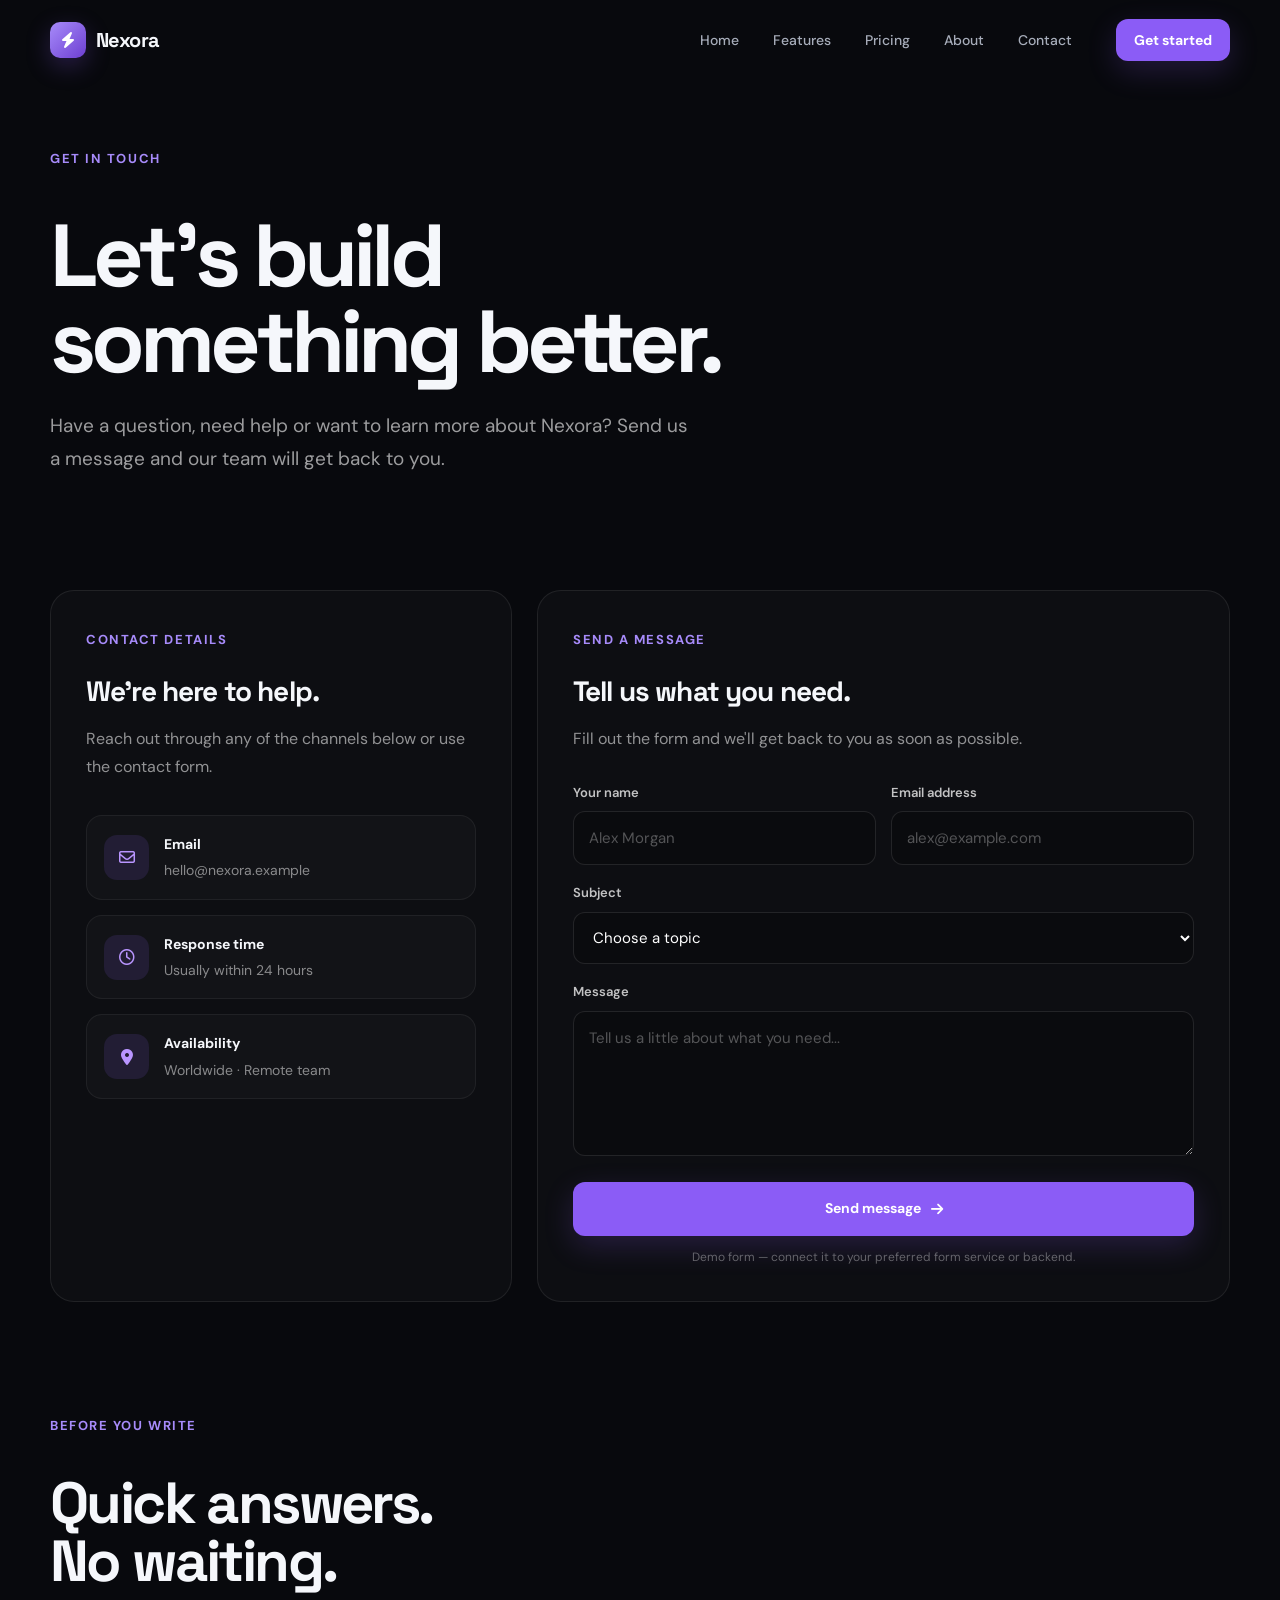
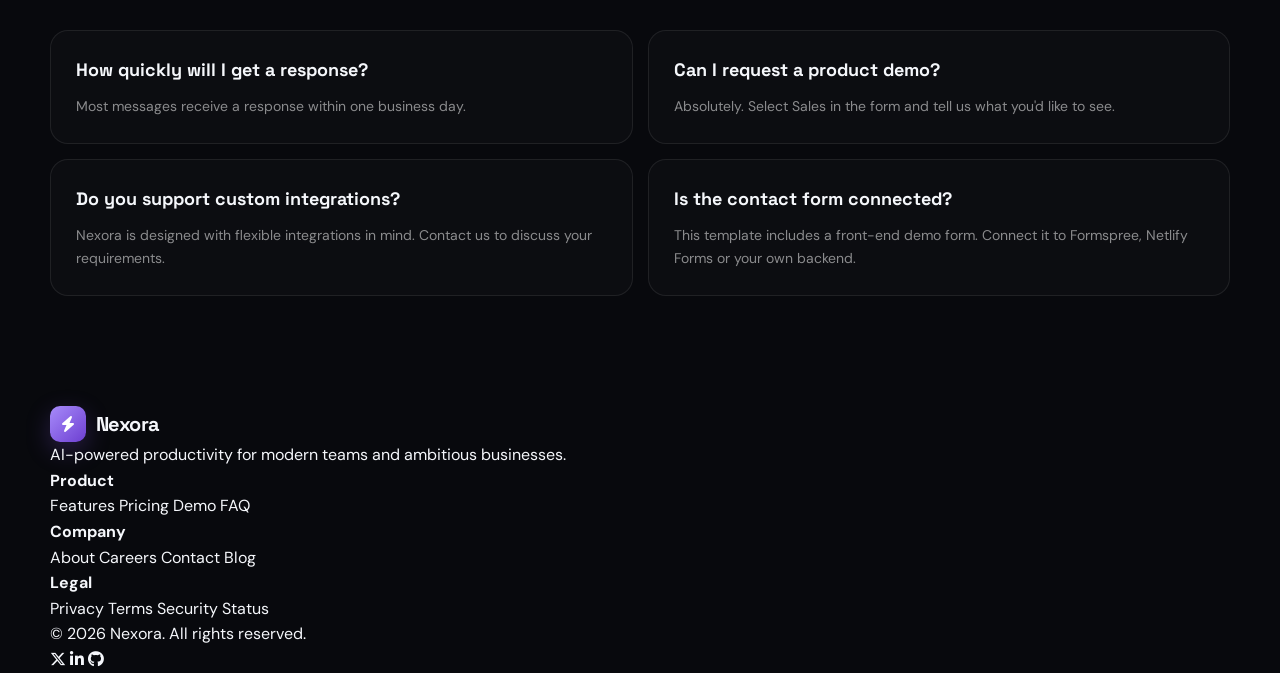
<file: contact.html>
<!DOCTYPE html>
<html lang="en">
<head>
    <meta charset="UTF-8">
    <meta name="viewport" content="width=device-width, initial-scale=1.0">

    <meta
        name="description"
        content="Contact Nexora — get in touch with our team."
    >

    <title>Contact — Nexora</title>

    <link rel="preconnect" href="https://fonts.googleapis.com">
    <link rel="preconnect" href="https://fonts.gstatic.com" crossorigin>

    <link
        href="https://fonts.googleapis.com/css2?family=DM+Sans:wght@400;500;600;700&family=Space+Grotesk:wght@400;500;600;700&display=swap"
        rel="stylesheet"
    >

    <link
        rel="stylesheet"
        href="https://cdnjs.cloudflare.com/ajax/libs/font-awesome/6.7.2/css/all.min.css"
    >

    <link rel="stylesheet" href="style.css">

    <style>
        /* =========================================
           NEXORA CONTACT PAGE
        ========================================= */

        .contact-hero {
            padding: 145px 0 75px;
        }

        .contact-hero-content {
            max-width: 760px;
        }

        .contact-hero h1 {
            margin: 25px 0;
            font-family: "Space Grotesk", sans-serif;
            font-size: clamp(50px, 7vw, 88px);
            line-height: .98;
            letter-spacing: -0.055em;
        }

        .contact-hero h1 span {
            display: block;
        }

        .contact-hero p {
            max-width: 650px;
            color: rgba(255,255,255,.6);
            font-size: 19px;
            line-height: 1.7;
        }

        .contact-section {
            padding: 40px 0 110px;
        }

        .contact-grid {
            display: grid;
            grid-template-columns: .8fr 1.2fr;
            gap: 25px;
            align-items: stretch;
        }

        .contact-info,
        .contact-form-box {
            border: 1px solid rgba(255,255,255,.08);
            border-radius: 24px;
            background: rgba(255,255,255,.025);
        }

        .contact-info {
            padding: 35px;
        }

        .contact-info h2,
        .contact-form-box h2 {
            margin: 0 0 12px;
            font-family: "Space Grotesk", sans-serif;
            font-size: 28px;
            letter-spacing: -.03em;
        }

        .contact-info > p,
        .contact-form-box > p {
            color: rgba(255,255,255,.55);
            line-height: 1.7;
        }

        .contact-methods {
            display: flex;
            flex-direction: column;
            gap: 15px;
            margin-top: 35px;
        }

        .contact-method {
            display: flex;
            align-items: center;
            gap: 15px;
            padding: 17px;

            border: 1px solid rgba(255,255,255,.06);
            border-radius: 16px;

            background: rgba(255,255,255,.025);
        }

        .contact-method-icon {
            width: 45px;
            height: 45px;
            flex: 0 0 45px;

            display: flex;
            align-items: center;
            justify-content: center;

            border-radius: 13px;

            background: rgba(139,92,246,.13);
            color: #b995ff;
        }

        .contact-method strong {
            display: block;
            margin-bottom: 4px;
            font-size: 14px;
        }

        .contact-method span {
            display: block;
            color: rgba(255,255,255,.5);
            font-size: 14px;
        }

        .contact-form-box {
            padding: 35px;
        }

        .contact-form {
            margin-top: 30px;
        }

        .form-row {
            display: grid;
            grid-template-columns: 1fr 1fr;
            gap: 15px;
        }

        .form-group {
            margin-bottom: 18px;
        }

        .form-group label {
            display: block;
            margin-bottom: 8px;
            font-size: 13px;
            font-weight: 600;
            color: rgba(255,255,255,.75);
        }

        .form-group input,
        .form-group textarea,
        .form-group select {
            width: 100%;
            box-sizing: border-box;

            padding: 14px 15px;

            border: 1px solid rgba(255,255,255,.1);
            border-radius: 12px;

            outline: none;

            background: rgba(0,0,0,.18);
            color: #fff;

            font-family: inherit;
            font-size: 15px;

            transition:
                border-color .2s ease,
                background .2s ease;
        }

        .form-group input::placeholder,
        .form-group textarea::placeholder {
            color: rgba(255,255,255,.3);
        }

        .form-group input:focus,
        .form-group textarea:focus,
        .form-group select:focus {
            border-color: rgba(164,125,255,.65);
            background: rgba(0,0,0,.25);
        }

        .form-group textarea {
            min-height: 145px;
            resize: vertical;
        }

        .form-group select option {
            background: #121119;
            color: #fff;
        }

        .form-submit {
            width: 100%;
            justify-content: center;
            border: 0;
            cursor: pointer;
            font-family: inherit;
        }

        .form-note {
            margin-top: 12px;
            text-align: center;
            color: rgba(255,255,255,.35);
            font-size: 12px;
            line-height: 1.5;
        }

        .contact-faq {
            padding: 0 0 110px;
        }

        .contact-faq-heading {
            max-width: 650px;
            margin-bottom: 40px;
        }

        .contact-faq-heading h2 {
            margin: 20px 0 0;
            font-family: "Space Grotesk", sans-serif;
            font-size: clamp(38px, 5vw, 58px);
            line-height: 1;
            letter-spacing: -.045em;
        }

        .contact-faq-heading h2 span {
            display: block;
        }

        .contact-faq-grid {
            display: grid;
            grid-template-columns: 1fr 1fr;
            gap: 15px;
        }

        .contact-faq-card {
            padding: 25px;

            border: 1px solid rgba(255,255,255,.08);
            border-radius: 18px;

            background: rgba(255,255,255,.02);
        }

        .contact-faq-card h3 {
            margin: 0 0 10px;
            font-family: "Space Grotesk", sans-serif;
            font-size: 18px;
        }

        .contact-faq-card p {
            margin: 0;
            color: rgba(255,255,255,.52);
            line-height: 1.65;
            font-size: 14px;
        }

        @media (max-width: 768px) {

            .contact-hero {
                padding: 100px 0 55px;
            }

            .contact-section {
                padding-top: 20px;
                padding-bottom: 75px;
            }

            .contact-grid {
                grid-template-columns: 1fr;
            }

            .contact-info,
            .contact-form-box {
                padding: 25px;
            }

            .form-row {
                grid-template-columns: 1fr;
                gap: 0;
            }

            .contact-faq {
                padding-bottom: 75px;
            }

            .contact-faq-grid {
                grid-template-columns: 1fr;
            }
        }

        @media (max-width: 420px) {

            .contact-hero h1 {
                font-size: 52px;
            }

            .contact-info,
            .contact-form-box {
                padding: 20px;
            }
        }
    </style>
</head>

<body>

<header class="site-header">

    <div class="container header-container">

        <a href="index.html" class="logo">

            <span class="logo-mark">
                <i class="fa-solid fa-bolt"></i>
            </span>

            <span class="logo-text">
                Nexora
            </span>

        </a>


        <nav class="main-nav">

            <a href="index.html">
                Home
            </a>

            <a href="index.html#features">
                Features
            </a>

            <a href="index.html#pricing">
                Pricing
            </a>

            <a href="about.html">
                About
            </a>

            <a href="contact.html" class="active">
                Contact
            </a>

        </nav>


        <div class="header-actions">

            <a
                href="index.html#pricing"
                class="btn btn-primary btn-small"
            >
                Get started
            </a>

            <button
                class="menu-toggle"
                type="button"
                aria-label="Open navigation menu"
                aria-expanded="false"
            >
                <span></span>
                <span></span>
                <span></span>
            </button>

        </div>

    </div>

</header>


<main>

    <!-- =========================================
         HERO
    ========================================== -->

    <section class="contact-hero">

        <div class="container">

            <div class="contact-hero-content">

                <span class="eyebrow">
                    Get in touch
                </span>

                <h1>
                    Let's build
                    <span>something better.</span>
                </h1>

                <p>
                    Have a question, need help or want to learn
                    more about Nexora? Send us a message and
                    our team will get back to you.
                </p>

            </div>

        </div>

    </section>


    <!-- =========================================
         CONTACT
    ========================================== -->

    <section class="contact-section">

        <div class="container">

            <div class="contact-grid">

                <!-- CONTACT INFO -->

                <div class="contact-info">

                    <span class="eyebrow">
                        Contact details
                    </span>

                    <h2>
                        We're here to help.
                    </h2>

                    <p>
                        Reach out through any of the channels
                        below or use the contact form.
                    </p>


                    <div class="contact-methods">

                        <div class="contact-method">

                            <div class="contact-method-icon">
                                <i class="fa-regular fa-envelope"></i>
                            </div>

                            <div>
                                <strong>Email</strong>
                                <span>hello@nexora.example</span>
                            </div>

                        </div>


                        <div class="contact-method">

                            <div class="contact-method-icon">
                                <i class="fa-regular fa-clock"></i>
                            </div>

                            <div>
                                <strong>Response time</strong>
                                <span>Usually within 24 hours</span>
                            </div>

                        </div>


                        <div class="contact-method">

                            <div class="contact-method-icon">
                                <i class="fa-solid fa-location-dot"></i>
                            </div>

                            <div>
                                <strong>Availability</strong>
                                <span>Worldwide · Remote team</span>
                            </div>

                        </div>

                    </div>

                </div>


                <!-- FORM -->

                <div class="contact-form-box">

                    <span class="eyebrow">
                        Send a message
                    </span>

                    <h2>
                        Tell us what you need.
                    </h2>

                    <p>
                        Fill out the form and we'll get back
                        to you as soon as possible.
                    </p>


                    <form
                        class="contact-form"
                        action="#"
                        method="post"
                    >

                        <div class="form-row">

                            <div class="form-group">

                                <label for="name">
                                    Your name
                                </label>

                                <input
                                    type="text"
                                    id="name"
                                    name="name"
                                    placeholder="Alex Morgan"
                                    autocomplete="name"
                                    required
                                >

                            </div>


                            <div class="form-group">

                                <label for="email">
                                    Email address
                                </label>

                                <input
                                    type="email"
                                    id="email"
                                    name="email"
                                    placeholder="alex@example.com"
                                    autocomplete="email"
                                    required
                                >

                            </div>

                        </div>


                        <div class="form-group">

                            <label for="subject">
                                Subject
                            </label>

                            <select
                                id="subject"
                                name="subject"
                            >

                                <option value="">
                                    Choose a topic
                                </option>

                                <option value="general">
                                    General question
                                </option>

                                <option value="support">
                                    Product support
                                </option>

                                <option value="partnership">
                                    Partnership
                                </option>

                                <option value="sales">
                                    Sales
                                </option>

                            </select>

                        </div>


                        <div class="form-group">

                            <label for="message">
                                Message
                            </label>

                            <textarea
                                id="message"
                                name="message"
                                placeholder="Tell us a little about what you need..."
                                required
                            ></textarea>

                        </div>


                        <button
                            type="submit"
                            class="btn btn-primary form-submit"
                        >

                            Send message

                            <i class="fa-solid fa-arrow-right"></i>

                        </button>


                        <p class="form-note">
                            Demo form — connect it to your preferred
                            form service or backend.
                        </p>

                    </form>

                </div>

            </div>

        </div>

    </section>


    <!-- =========================================
         FAQ
    ========================================== -->

    <section class="contact-faq">

        <div class="container">

            <div class="contact-faq-heading">

                <span class="eyebrow">
                    Before you write
                </span>

                <h2>
                    Quick answers.
                    <span>No waiting.</span>
                </h2>

            </div>


            <div class="contact-faq-grid">

                <article class="contact-faq-card">

                    <h3>
                        How quickly will I get a response?
                    </h3>

                    <p>
                        Most messages receive a response within
                        one business day.
                    </p>

                </article>


                <article class="contact-faq-card">

                    <h3>
                        Can I request a product demo?
                    </h3>

                    <p>
                        Absolutely. Select Sales in the form
                        and tell us what you'd like to see.
                    </p>

                </article>


                <article class="contact-faq-card">

                    <h3>
                        Do you support custom integrations?
                    </h3>

                    <p>
                        Nexora is designed with flexible
                        integrations in mind. Contact us to
                        discuss your requirements.
                    </p>

                </article>


                <article class="contact-faq-card">

                    <h3>
                        Is the contact form connected?
                    </h3>

                    <p>
                        This template includes a front-end demo
                        form. Connect it to Formspree, Netlify
                        Forms or your own backend.
                    </p>

                </article>

            </div>

        </div>

    </section>

</main>


<!-- =========================================
     FOOTER
========================================= -->

                    <footer class="site-footer">

    <div class="container">

        <div class="footer-top">

            <div class="footer-brand">

                <a href="index.html" class="logo">

                    <span class="logo-mark">
                        <i class="fa-solid fa-bolt"></i>
                    </span>

                    <span class="logo-text">
                        Nexora
                    </span>

                </a>

                <p>
                    AI-powered productivity for modern teams
                    and ambitious businesses.
                </p>

            </div>


            <div class="footer-links">

                <div class="footer-column">

                    <h4>Product</h4>

                    <a href="index.html#features">
                        Features
                    </a>

                    <a href="index.html#pricing">
                        Pricing
                    </a>

                    <a href="index.html#demo">
                        Demo
                    </a>

                    <a href="index.html#faq">
                        FAQ
                    </a>

                </div>


                                <div class="footer-column">

    <h4>Company</h4>

    <a href="about.html">
        About
    </a>

    <a href="#">
        Careers
    </a>

    <a href="contact.html">
        Contact
    </a>

    <a href="#">
        Blog
    </a>

</div>

                <div class="footer-column">

    <h4>Legal</h4>

    <a href="privacy.html">
        Privacy
    </a>

    <a href="terms.html">
        Terms
    </a>

    <a href="#">
        Security
    </a>

    <a href="#">
        Status
    </a>

</div>

            </div>

        </div>


        <div class="footer-bottom">

            <span>
                © <span data-year></span>
                Nexora. All rights reserved.
            </span>


            <div class="social-links">

                <a href="#" aria-label="Twitter">
                    <i class="fa-brands fa-x-twitter"></i>
                </a>

                <a href="#" aria-label="LinkedIn">
                    <i class="fa-brands fa-linkedin-in"></i>
                </a>

                <a href="#" aria-label="GitHub">
                    <i class="fa-brands fa-github"></i>
                </a>

            </div>

        </div>

    </div>

                    </footer>

  <script src="script.js"></script>

</body>
</html>
</file>
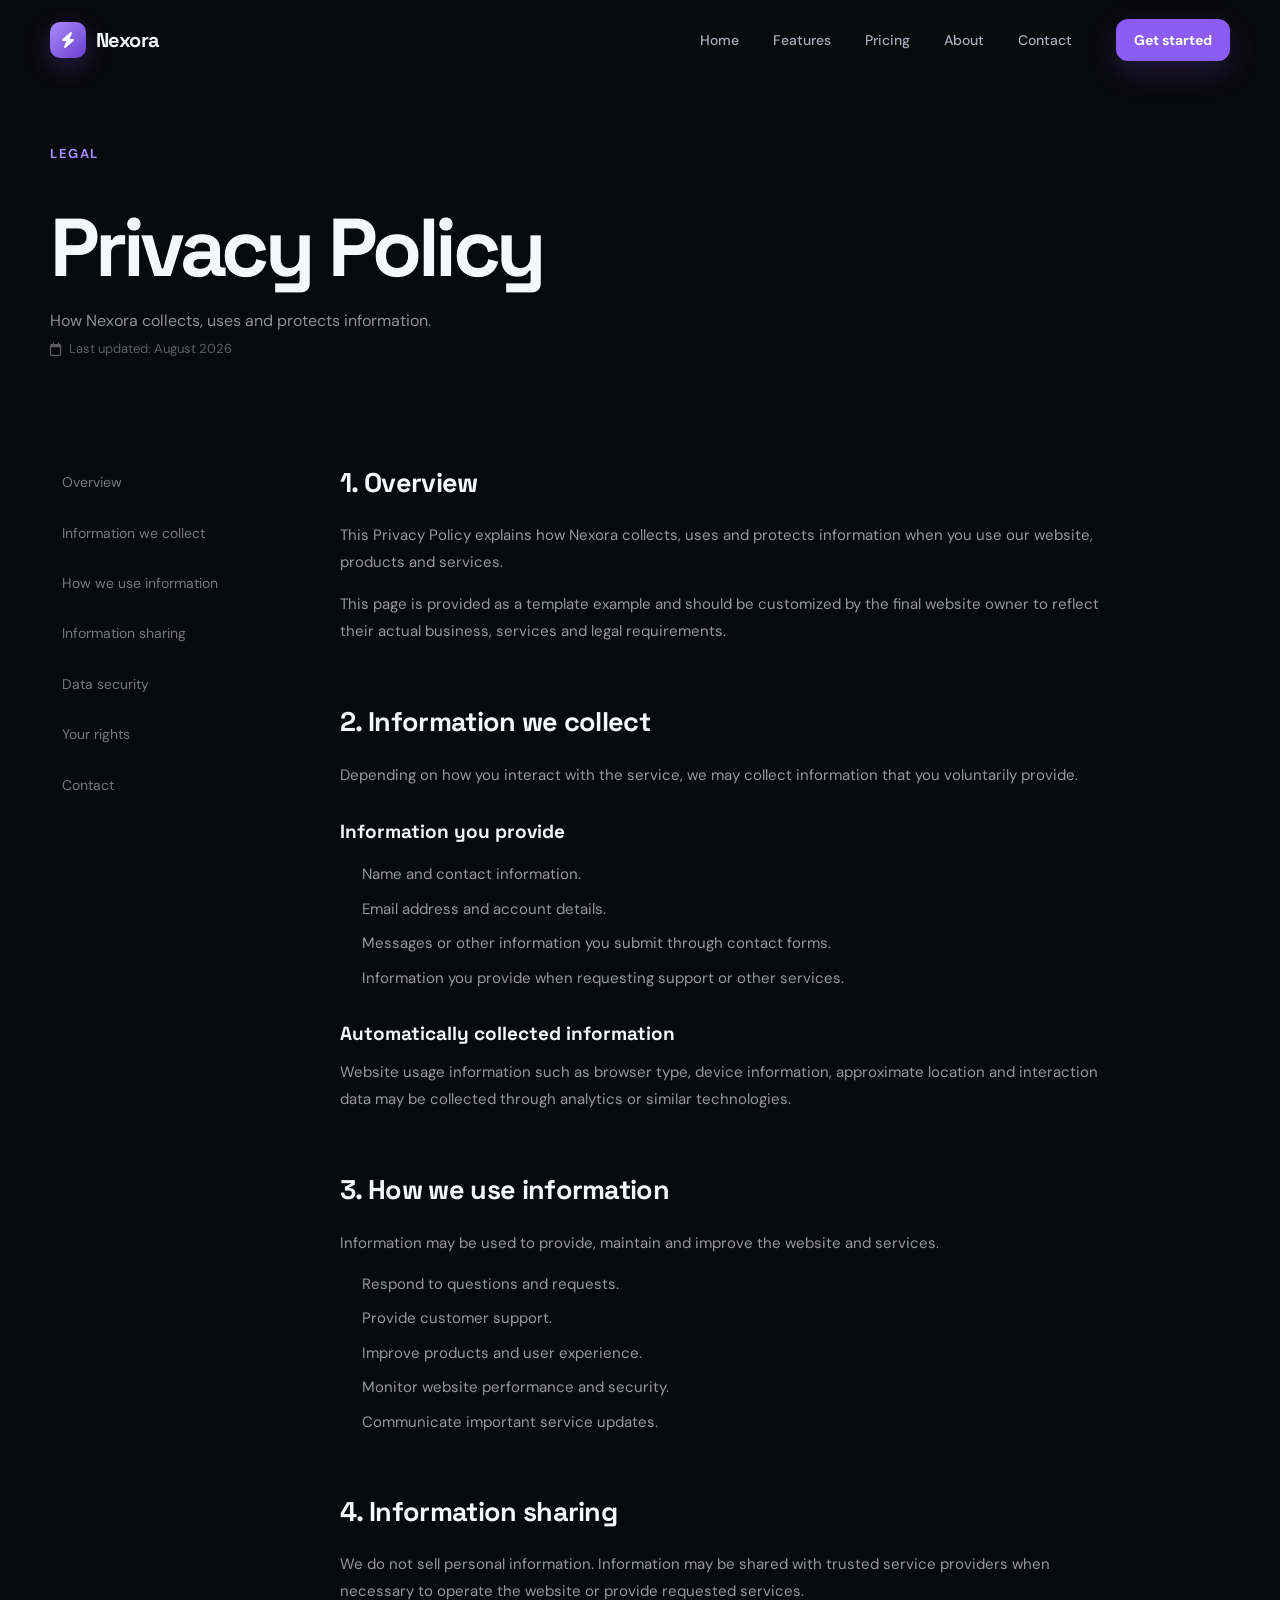
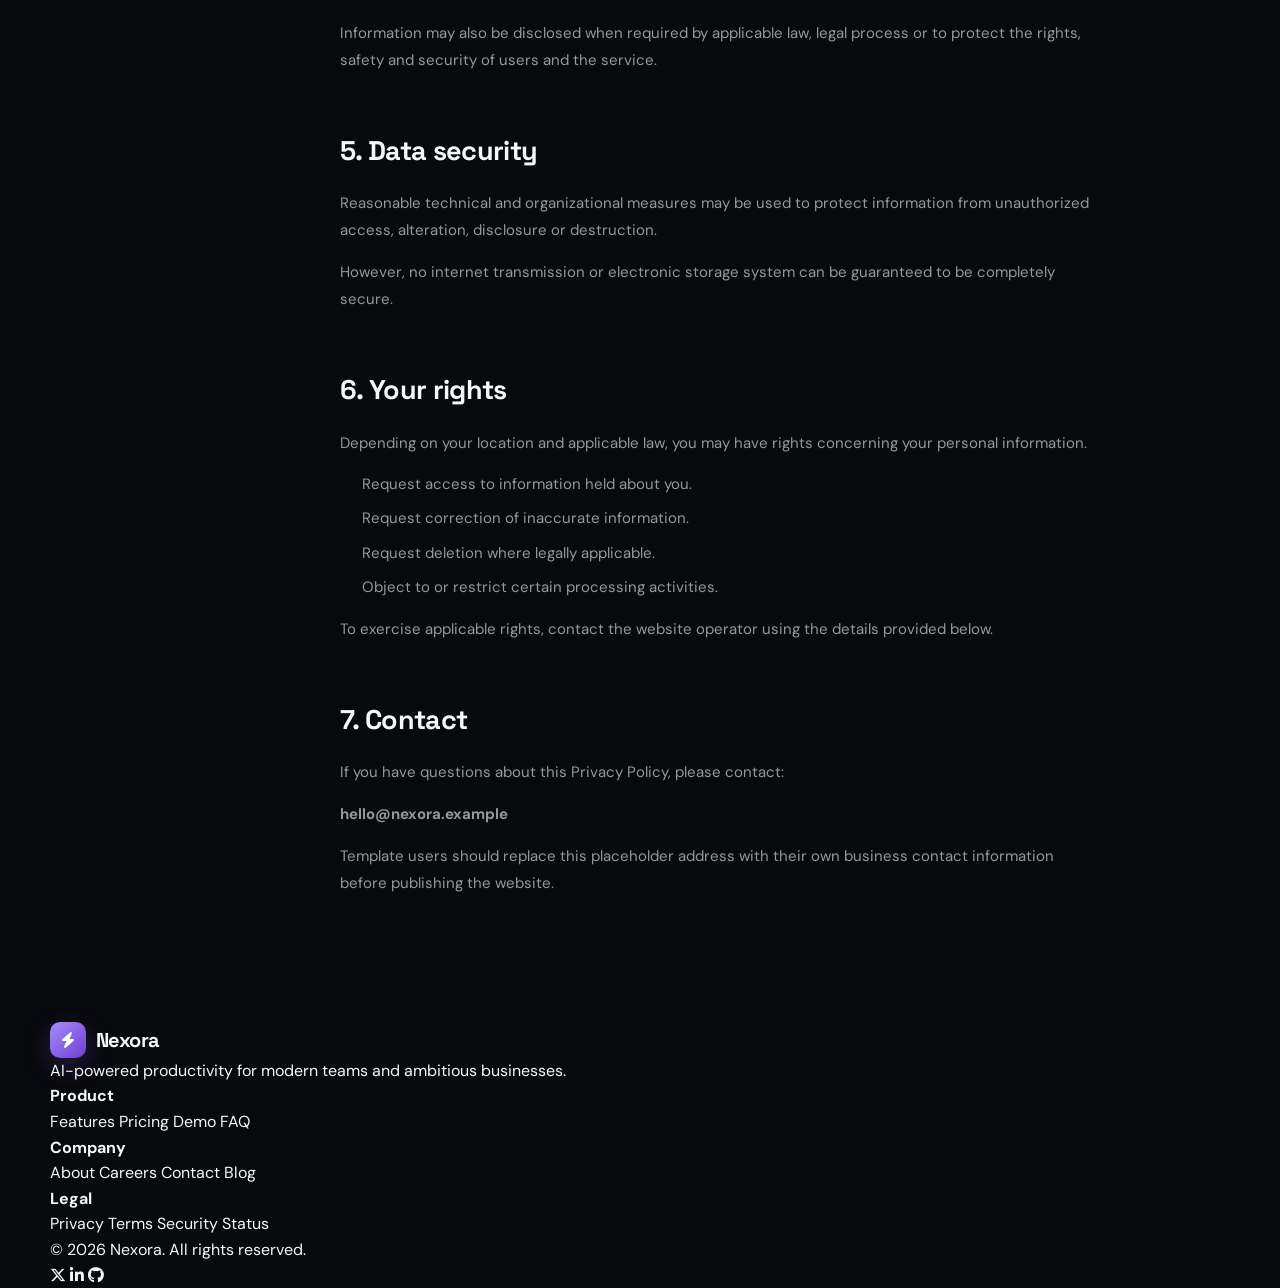
<file: privacy.html>
<!DOCTYPE html>
<html lang="en">
<head>
    <meta charset="UTF-8">
    <meta name="viewport" content="width=device-width, initial-scale=1.0">

    <meta
        name="description"
        content="Nexora Privacy Policy."
    >

    <title>Privacy Policy — Nexora</title>

    <link rel="preconnect" href="https://fonts.googleapis.com">
    <link rel="preconnect" href="https://fonts.gstatic.com" crossorigin>

    <link
        href="https://fonts.googleapis.com/css2?family=DM+Sans:wght@400;500;600;700&family=Space+Grotesk:wght@400;500;600;700&display=swap"
        rel="stylesheet"
    >

    <link
        rel="stylesheet"
        href="https://cdnjs.cloudflare.com/ajax/libs/font-awesome/6.7.2/css/all.min.css"
    >

    <link rel="stylesheet" href="style.css">

    <style>
        /* =========================================
           NEXORA LEGAL PAGE
        ========================================= */

        .legal-hero {
            padding: 140px 0 70px;
        }

        .legal-hero-content {
            max-width: 800px;
        }

        .legal-hero h1 {
            margin: 25px 0 20px;

            font-family: "Space Grotesk", sans-serif;
            font-size: clamp(48px, 7vw, 82px);
            line-height: .98;
            letter-spacing: -.055em;
        }

        .legal-hero p {
            color: rgba(255,255,255,.55);
            font-size: 16px;
        }

        .legal-content {
            padding: 30px 0 110px;
        }

        .legal-layout {
            display: grid;
            grid-template-columns: 220px minmax(0, 760px);
            gap: 70px;
            align-items: start;
        }

        .legal-nav {
            position: sticky;
            top: 100px;

            display: flex;
            flex-direction: column;
            gap: 8px;
        }

        .legal-nav a {
            padding: 10px 12px;

            border-radius: 9px;

            color: rgba(255,255,255,.45);

            font-size: 14px;
            text-decoration: none;

            transition: .2s ease;
        }

        .legal-nav a:hover {
            color: #fff;
            background: rgba(255,255,255,.05);
        }

        .legal-document {
            min-width: 0;
        }

        .legal-section {
            margin-bottom: 55px;
            scroll-margin-top: 100px;
        }

        .legal-section:last-child {
            margin-bottom: 0;
        }

        .legal-section h2 {
            margin: 0 0 18px;

            font-family: "Space Grotesk", sans-serif;
            font-size: 27px;
            letter-spacing: -.025em;
        }

        .legal-section h3 {
            margin: 28px 0 10px;

            font-family: "Space Grotesk", sans-serif;
            font-size: 19px;
        }

        .legal-section p {
            margin: 0 0 15px;

            color: rgba(255,255,255,.58);

            font-size: 15px;
            line-height: 1.8;
        }

        .legal-section ul {
            margin: 15px 0;
            padding-left: 22px;
        }

        .legal-section li {
            margin-bottom: 9px;

            color: rgba(255,255,255,.58);

            font-size: 15px;
            line-height: 1.7;
        }

        .legal-updated {
            display: inline-flex;
            align-items: center;
            gap: 8px;

            margin-top: 5px;

            color: rgba(255,255,255,.35);
            font-size: 13px;
        }

        @media (max-width: 768px) {

            .legal-hero {
                padding: 100px 0 55px;
            }

            .legal-content {
                padding-bottom: 75px;
            }

            .legal-layout {
                grid-template-columns: 1fr;
                gap: 30px;
            }

            .legal-nav {
                position: static;

                display: grid;
                grid-template-columns: repeat(2, 1fr);
            }

            .legal-nav a {
                background: rgba(255,255,255,.025);
            }

            .legal-section {
                margin-bottom: 45px;
            }
        }

        @media (max-width: 420px) {

            .legal-hero h1 {
                font-size: 50px;
            }

            .legal-nav {
                grid-template-columns: 1fr;
            }
        }
    </style>
</head>

<body>

<header class="site-header">

    <div class="container header-container">

        <a href="index.html" class="logo">

            <span class="logo-mark">
                <i class="fa-solid fa-bolt"></i>
            </span>

            <span class="logo-text">
                Nexora
            </span>

        </a>

        <nav class="main-nav">

            <a href="index.html">
                Home
            </a>

            <a href="index.html#features">
                Features
            </a>

            <a href="index.html#pricing">
                Pricing
            </a>

            <a href="about.html">
                About
            </a>

            <a href="contact.html">
                Contact
            </a>

        </nav>

        <div class="header-actions">

            <a
                href="index.html#pricing"
                class="btn btn-primary btn-small"
            >
                Get started
            </a>

            <button
                class="menu-toggle"
                type="button"
                aria-label="Open navigation menu"
                aria-expanded="false"
            >
                <span></span>
                <span></span>
                <span></span>
            </button>

        </div>

    </div>

</header>


<main>

    <!-- HERO -->

    <section class="legal-hero">

        <div class="container">

            <div class="legal-hero-content">

                <span class="eyebrow">
                    Legal
                </span>

                <h1>
                    Privacy Policy
                </h1>

                <p>
                    How Nexora collects, uses and protects information.
                </p>

                <span class="legal-updated">
                    <i class="fa-regular fa-calendar"></i>
                    Last updated: August 2026
                </span>

            </div>

        </div>

    </section>


    <!-- CONTENT -->

    <section class="legal-content">

        <div class="container">

            <div class="legal-layout">

                <nav class="legal-nav">

                    <a href="#overview">
                        Overview
                    </a>

                    <a href="#information">
                        Information we collect
                    </a>

                    <a href="#use">
                        How we use information
                    </a>

                    <a href="#sharing">
                        Information sharing
                    </a>

                    <a href="#security">
                        Data security
                    </a>

                    <a href="#rights">
                        Your rights
                    </a>

                    <a href="#contact">
                        Contact
                    </a>

                </nav>


                <article class="legal-document">

                    <section
                        class="legal-section"
                        id="overview"
                    >

                        <h2>
                            1. Overview
                        </h2>

                        <p>
                            This Privacy Policy explains how Nexora
                            collects, uses and protects information
                            when you use our website, products and
                            services.
                        </p>

                        <p>
                            This page is provided as a template
                            example and should be customized by the
                            final website owner to reflect their
                            actual business, services and legal
                            requirements.
                        </p>

                    </section>


                    <section
                        class="legal-section"
                        id="information"
                    >

                        <h2>
                            2. Information we collect
                        </h2>

                        <p>
                            Depending on how you interact with the
                            service, we may collect information that
                            you voluntarily provide.
                        </p>

                        <h3>
                            Information you provide
                        </h3>

                        <ul>

                            <li>
                                Name and contact information.
                            </li>

                            <li>
                                Email address and account details.
                            </li>

                            <li>
                                Messages or other information you
                                submit through contact forms.
                            </li>

                            <li>
                                Information you provide when requesting
                                support or other services.
                            </li>

                        </ul>

                        <h3>
                            Automatically collected information
                        </h3>

                        <p>
                            Website usage information such as browser
                            type, device information, approximate
                            location and interaction data may be
                            collected through analytics or similar
                            technologies.
                        </p>

                    </section>


                    <section
                        class="legal-section"
                        id="use"
                    >

                        <h2>
                            3. How we use information
                        </h2>

                        <p>
                            Information may be used to provide,
                            maintain and improve the website and
                            services.
                        </p>

                        <ul>

                            <li>
                                Respond to questions and requests.
                            </li>

                            <li>
                                Provide customer support.
                            </li>

                            <li>
                                Improve products and user experience.
                            </li>

                            <li>
                                Monitor website performance and
                                security.
                            </li>

                            <li>
                                Communicate important service updates.
                            </li>

                        </ul>

                    </section>


                    <section
                        class="legal-section"
                        id="sharing"
                    >

                        <h2>
                            4. Information sharing
                        </h2>

                        <p>
                            We do not sell personal information.
                            Information may be shared with trusted
                            service providers when necessary to
                            operate the website or provide requested
                            services.
                        </p>

                        <p>
                            Information may also be disclosed when
                            required by applicable law, legal process
                            or to protect the rights, safety and
                            security of users and the service.
                        </p>

                    </section>


                    <section
                        class="legal-section"
                        id="security"
                    >

                        <h2>
                            5. Data security
                        </h2>

                        <p>
                            Reasonable technical and organizational
                            measures may be used to protect
                            information from unauthorized access,
                            alteration, disclosure or destruction.
                        </p>

                        <p>
                            However, no internet transmission or
                            electronic storage system can be
                            guaranteed to be completely secure.
                        </p>

                    </section>


                    <section
                        class="legal-section"
                        id="rights"
                    >

                        <h2>
                            6. Your rights
                        </h2>

                        <p>
                            Depending on your location and applicable
                            law, you may have rights concerning your
                            personal information.
                        </p>

                        <ul>

                            <li>
                                Request access to information held
                                about you.
                            </li>

                            <li>
                                Request correction of inaccurate
                                information.
                            </li>

                            <li>
                                Request deletion where legally
                                applicable.
                            </li>

                            <li>
                                Object to or restrict certain
                                processing activities.
                            </li>

                        </ul>

                        <p>
                            To exercise applicable rights, contact
                            the website operator using the details
                            provided below.
                        </p>

                    </section>


                    <section
                        class="legal-section"
                        id="contact"
                    >

                        <h2>
                            7. Contact
                        </h2>

                        <p>
                            If you have questions about this Privacy
                            Policy, please contact:
                        </p>

                        <p>
                            <strong>
                                hello@nexora.example
                            </strong>
                        </p>

                        <p>
                            Template users should replace this
                            placeholder address with their own
                            business contact information before
                            publishing the website.
                        </p>

                    </section>

                </article>

            </div>

        </div>

    </section>

</main>


<!-- FOOTER -->

<footer class="site-footer">

    <div class="container">

        <div class="footer-top">

            <div class="footer-brand">

                <a href="index.html" class="logo">

                    <span class="logo-mark">
                        <i class="fa-solid fa-bolt"></i>
                    </span>

                    <span class="logo-text">
                        Nexora
                    </span>

                </a>

                <p>
                    AI-powered productivity for modern teams
                    and ambitious businesses.
                </p>

            </div>


            <div class="footer-links">

                <div class="footer-column">

                    <h4>Product</h4>

                    <a href="index.html#features">
                        Features
                    </a>

                    <a href="index.html#pricing">
                        Pricing
                    </a>

                    <a href="index.html#demo">
                        Demo
                    </a>

                    <a href="index.html#faq">
                        FAQ
                    </a>

                </div>


                                <div class="footer-column">

    <h4>Company</h4>

    <a href="about.html">
        About
    </a>

    <a href="#">
        Careers
    </a>

    <a href="contact.html">
        Contact
    </a>

    <a href="#">
        Blog
    </a>

</div>

                <div class="footer-column">

    <h4>Legal</h4>

    <a href="privacy.html">
        Privacy
    </a>

    <a href="terms.html">
        Terms
    </a>

    <a href="#">
        Security
    </a>

    <a href="#">
        Status
    </a>

</div>
            </div>

        </div>


        <div class="footer-bottom">

            <span>
                © <span data-year></span>
                Nexora. All rights reserved.
            </span>


            <div class="social-links">

                <a href="#" aria-label="Twitter">
                    <i class="fa-brands fa-x-twitter"></i>
                </a>

                <a href="#" aria-label="LinkedIn">
                    <i class="fa-brands fa-linkedin-in"></i>
                </a>

                <a href="#" aria-label="GitHub">
                    <i class="fa-brands fa-github"></i>
                </a>

            </div>

        </div>

    </div>

</footer>


<script src="script.js"></script>

</body>
              </html>
</file>
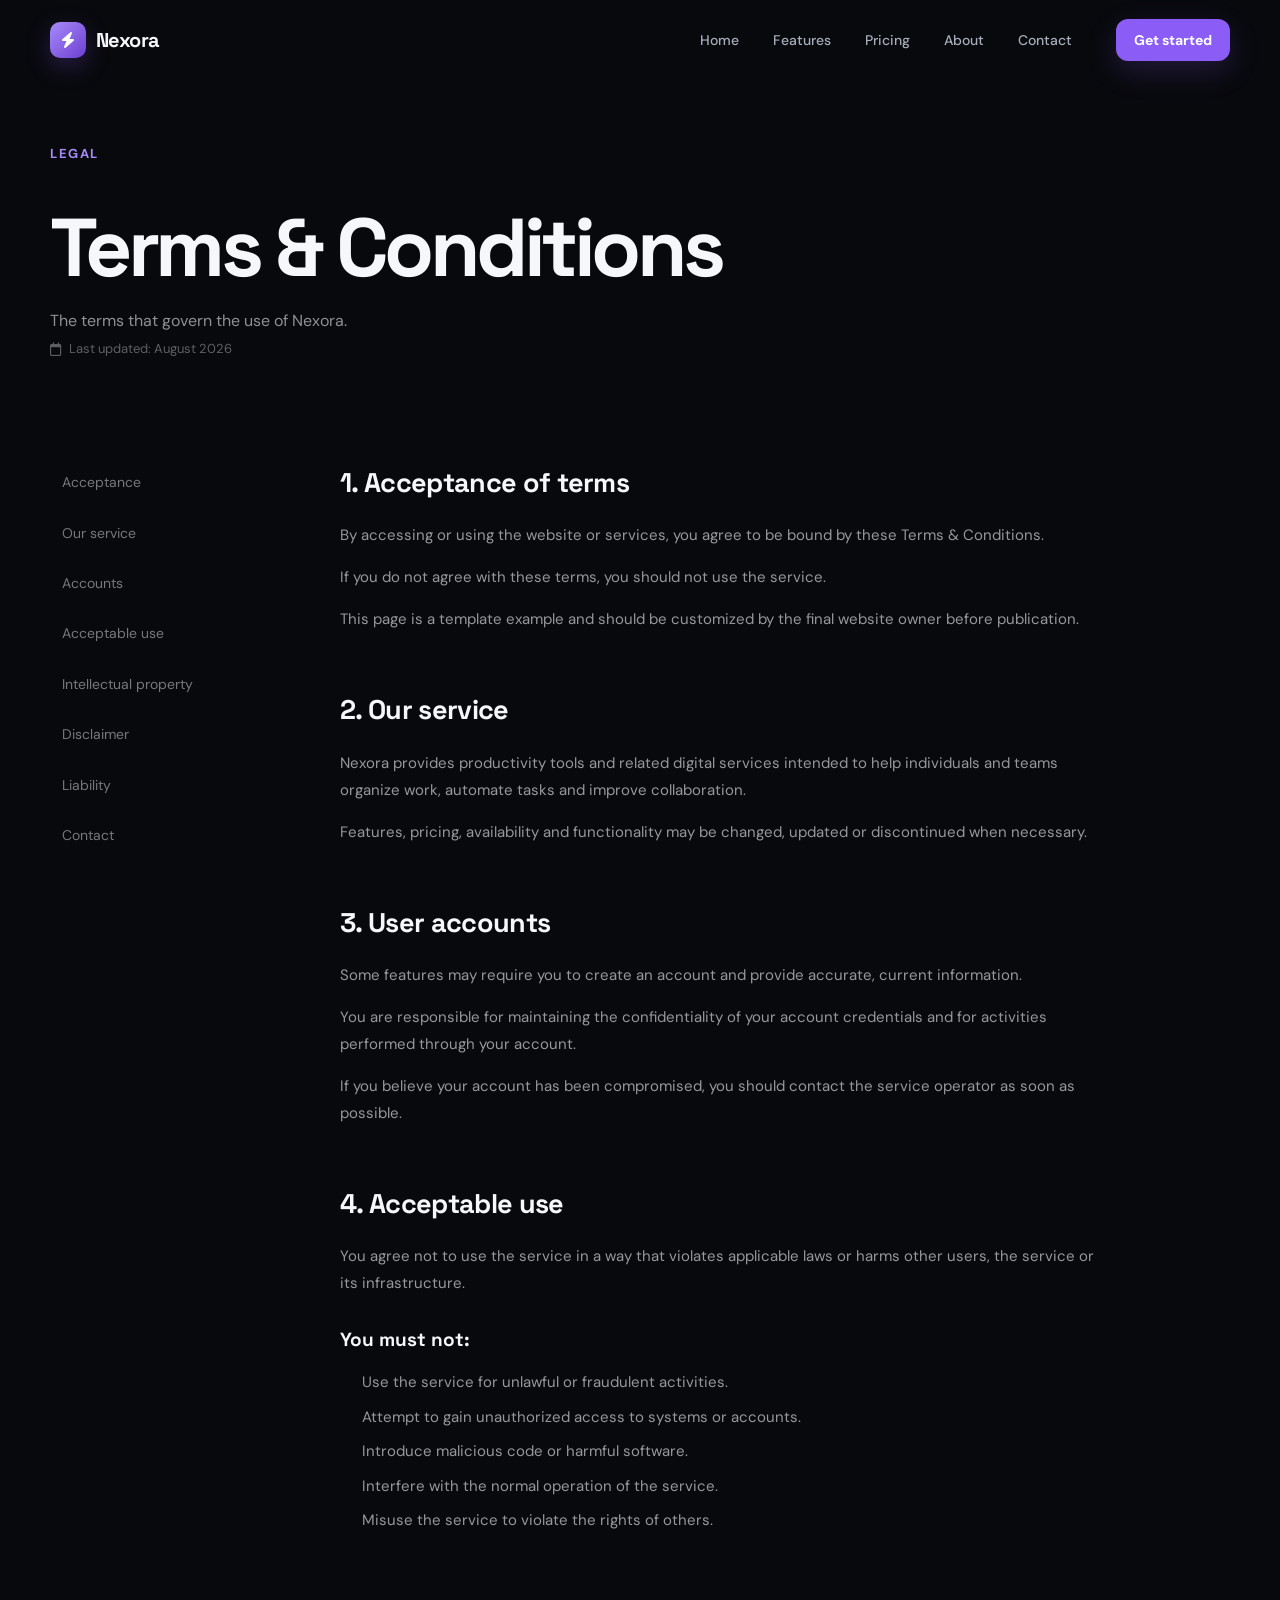
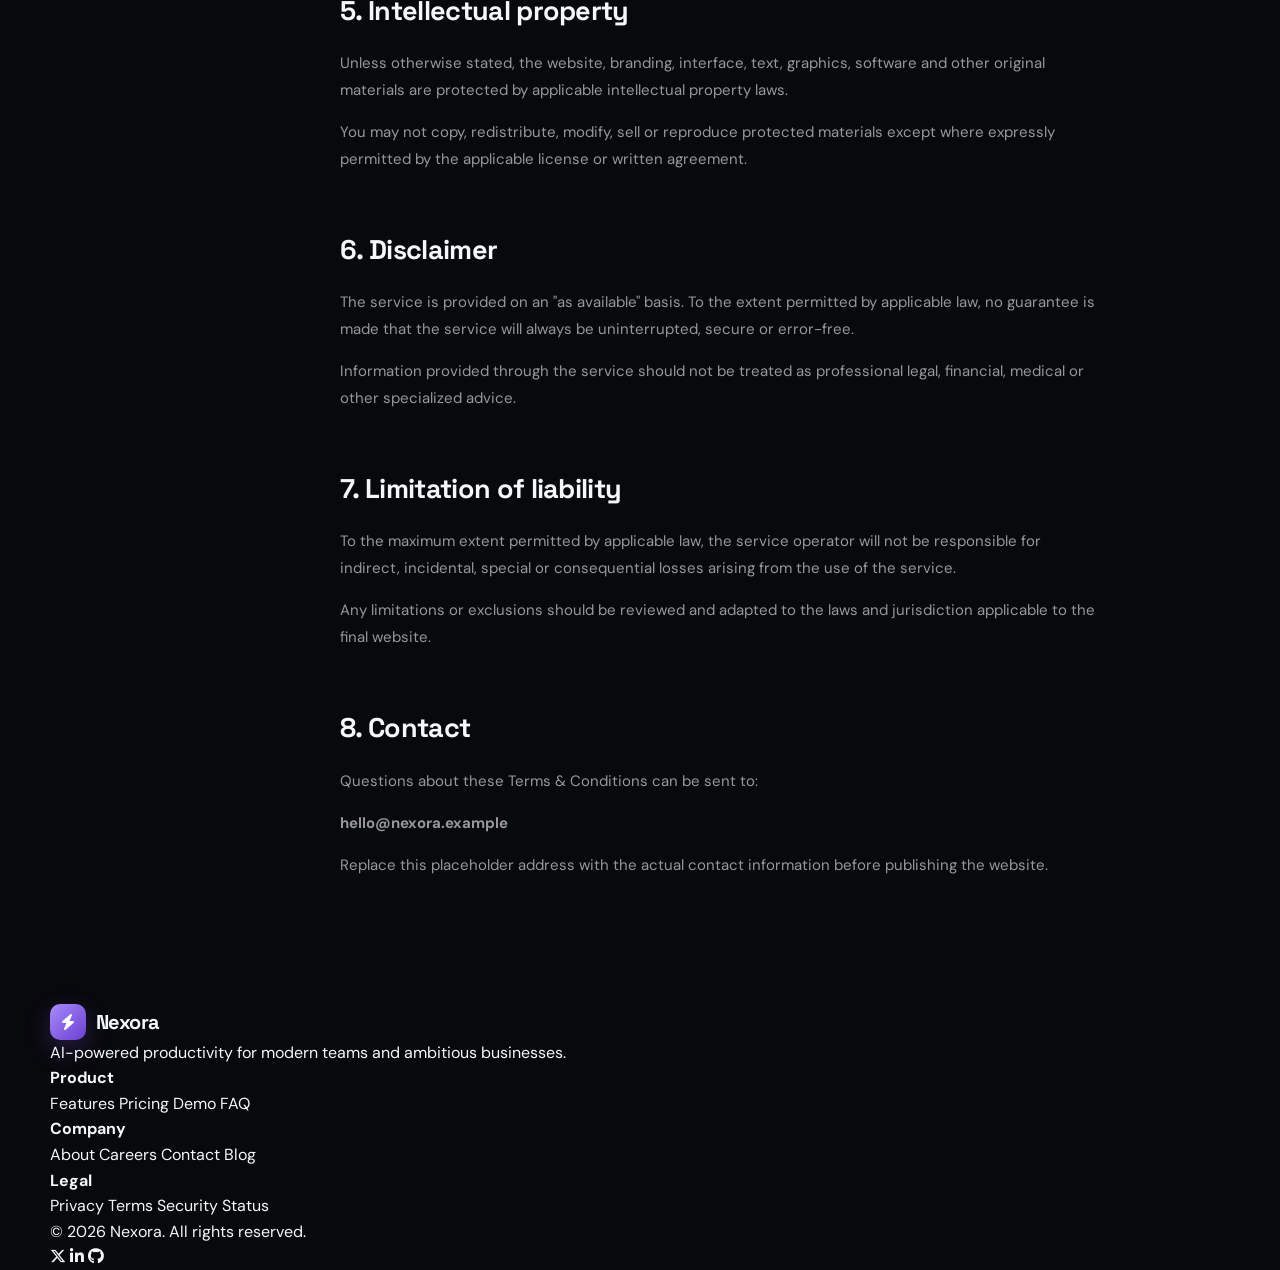
<file: terms.html>
<!DOCTYPE html>
<html lang="en">
<head>
    <meta charset="UTF-8">
    <meta name="viewport" content="width=device-width, initial-scale=1.0">

    <meta
        name="description"
        content="Nexora Terms and Conditions."
    >

    <title>Terms & Conditions — Nexora</title>

    <link rel="preconnect" href="https://fonts.googleapis.com">
    <link rel="preconnect" href="https://fonts.gstatic.com" crossorigin>

    <link
        href="https://fonts.googleapis.com/css2?family=DM+Sans:wght@400;500;600;700&family=Space+Grotesk:wght@400;500;600;700&display=swap"
        rel="stylesheet"
    >

    <link
        rel="stylesheet"
        href="https://cdnjs.cloudflare.com/ajax/libs/font-awesome/6.7.2/css/all.min.css"
    >

    <link rel="stylesheet" href="style.css">

    <style>
        .legal-hero {
            padding: 140px 0 70px;
        }

        .legal-hero-content {
            max-width: 800px;
        }

        .legal-hero h1 {
            margin: 25px 0 20px;
            font-family: "Space Grotesk", sans-serif;
            font-size: clamp(48px, 7vw, 82px);
            line-height: .98;
            letter-spacing: -.055em;
        }

        .legal-hero p {
            color: rgba(255,255,255,.55);
            font-size: 16px;
        }

        .legal-content {
            padding: 30px 0 110px;
        }

        .legal-layout {
            display: grid;
            grid-template-columns: 220px minmax(0, 760px);
            gap: 70px;
            align-items: start;
        }

        .legal-nav {
            position: sticky;
            top: 100px;
            display: flex;
            flex-direction: column;
            gap: 8px;
        }

        .legal-nav a {
            padding: 10px 12px;
            border-radius: 9px;
            color: rgba(255,255,255,.45);
            font-size: 14px;
            text-decoration: none;
            transition: .2s ease;
        }

        .legal-nav a:hover {
            color: #fff;
            background: rgba(255,255,255,.05);
        }

        .legal-document {
            min-width: 0;
        }

        .legal-section {
            margin-bottom: 55px;
            scroll-margin-top: 100px;
        }

        .legal-section:last-child {
            margin-bottom: 0;
        }

        .legal-section h2 {
            margin: 0 0 18px;
            font-family: "Space Grotesk", sans-serif;
            font-size: 27px;
            letter-spacing: -.025em;
        }

        .legal-section h3 {
            margin: 28px 0 10px;
            font-family: "Space Grotesk", sans-serif;
            font-size: 19px;
        }

        .legal-section p {
            margin: 0 0 15px;
            color: rgba(255,255,255,.58);
            font-size: 15px;
            line-height: 1.8;
        }

        .legal-section ul {
            margin: 15px 0;
            padding-left: 22px;
        }

        .legal-section li {
            margin-bottom: 9px;
            color: rgba(255,255,255,.58);
            font-size: 15px;
            line-height: 1.7;
        }

        .legal-updated {
            display: inline-flex;
            align-items: center;
            gap: 8px;
            margin-top: 5px;
            color: rgba(255,255,255,.35);
            font-size: 13px;
        }

        @media (max-width: 768px) {

            .legal-hero {
                padding: 100px 0 55px;
            }

            .legal-content {
                padding-bottom: 75px;
            }

            .legal-layout {
                grid-template-columns: 1fr;
                gap: 30px;
            }

            .legal-nav {
                position: static;
                display: grid;
                grid-template-columns: repeat(2, 1fr);
            }

            .legal-nav a {
                background: rgba(255,255,255,.025);
            }

            .legal-section {
                margin-bottom: 45px;
            }
        }

        @media (max-width: 420px) {

            .legal-hero h1 {
                font-size: 50px;
            }

            .legal-nav {
                grid-template-columns: 1fr;
            }
        }
    </style>
</head>

<body>

<header class="site-header">

    <div class="container header-container">

        <a href="index.html" class="logo">

            <span class="logo-mark">
                <i class="fa-solid fa-bolt"></i>
            </span>

            <span class="logo-text">
                Nexora
            </span>

        </a>

        <nav class="main-nav">

            <a href="index.html">
                Home
            </a>

            <a href="index.html#features">
                Features
            </a>

            <a href="index.html#pricing">
                Pricing
            </a>

            <a href="about.html">
                About
            </a>

            <a href="contact.html">
                Contact
            </a>

        </nav>

        <div class="header-actions">

            <a
                href="index.html#pricing"
                class="btn btn-primary btn-small"
            >
                Get started
            </a>

            <button
                class="menu-toggle"
                type="button"
                aria-label="Open navigation menu"
                aria-expanded="false"
            >
                <span></span>
                <span></span>
                <span></span>
            </button>

        </div>

    </div>

</header>


<main>

    <section class="legal-hero">

        <div class="container">

            <div class="legal-hero-content">

                <span class="eyebrow">
                    Legal
                </span>

                <h1>
                    Terms & Conditions
                </h1>

                <p>
                    The terms that govern the use of Nexora.
                </p>

                <span class="legal-updated">
                    <i class="fa-regular fa-calendar"></i>
                    Last updated: August 2026
                </span>

            </div>

        </div>

    </section>


    <section class="legal-content">

        <div class="container">

            <div class="legal-layout">

                <nav class="legal-nav">

                    <a href="#acceptance">
                        Acceptance
                    </a>

                    <a href="#service">
                        Our service
                    </a>

                    <a href="#accounts">
                        Accounts
                    </a>

                    <a href="#acceptable-use">
                        Acceptable use
                    </a>

                    <a href="#intellectual-property">
                        Intellectual property
                    </a>

                    <a href="#disclaimer">
                        Disclaimer
                    </a>

                    <a href="#liability">
                        Liability
                    </a>

                    <a href="#contact">
                        Contact
                    </a>

                </nav>


                <article class="legal-document">

                    <section
                        class="legal-section"
                        id="acceptance"
                    >

                        <h2>
                            1. Acceptance of terms
                        </h2>

                        <p>
                            By accessing or using the website or
                            services, you agree to be bound by these
                            Terms & Conditions.
                        </p>

                        <p>
                            If you do not agree with these terms,
                            you should not use the service.
                        </p>

                        <p>
                            This page is a template example and
                            should be customized by the final website
                            owner before publication.
                        </p>

                    </section>


                    <section
                        class="legal-section"
                        id="service"
                    >

                        <h2>
                            2. Our service
                        </h2>

                        <p>
                            Nexora provides productivity tools and
                            related digital services intended to help
                            individuals and teams organize work,
                            automate tasks and improve collaboration.
                        </p>

                        <p>
                            Features, pricing, availability and
                            functionality may be changed, updated or
                            discontinued when necessary.
                        </p>

                    </section>


                    <section
                        class="legal-section"
                        id="accounts"
                    >

                        <h2>
                            3. User accounts
                        </h2>

                        <p>
                            Some features may require you to create
                            an account and provide accurate,
                            current information.
                        </p>

                        <p>
                            You are responsible for maintaining the
                            confidentiality of your account credentials
                            and for activities performed through your
                            account.
                        </p>

                        <p>
                            If you believe your account has been
                            compromised, you should contact the
                            service operator as soon as possible.
                        </p>

                    </section>


                    <section
                        class="legal-section"
                        id="acceptable-use"
                    >

                        <h2>
                            4. Acceptable use
                        </h2>

                        <p>
                            You agree not to use the service in a way
                            that violates applicable laws or harms
                            other users, the service or its
                            infrastructure.
                        </p>

                        <h3>
                            You must not:
                        </h3>

                        <ul>

                            <li>
                                Use the service for unlawful or
                                fraudulent activities.
                            </li>

                            <li>
                                Attempt to gain unauthorized access
                                to systems or accounts.
                            </li>

                            <li>
                                Introduce malicious code or harmful
                                software.
                            </li>

                            <li>
                                Interfere with the normal operation
                                of the service.
                            </li>

                            <li>
                                Misuse the service to violate the
                                rights of others.
                            </li>

                        </ul>

                    </section>


                    <section
                        class="legal-section"
                        id="intellectual-property"
                    >

                        <h2>
                            5. Intellectual property
                        </h2>

                        <p>
                            Unless otherwise stated, the website,
                            branding, interface, text, graphics,
                            software and other original materials are
                            protected by applicable intellectual
                            property laws.
                        </p>

                        <p>
                            You may not copy, redistribute, modify,
                            sell or reproduce protected materials
                            except where expressly permitted by the
                            applicable license or written agreement.
                        </p>

                    </section>


                    <section
                        class="legal-section"
                        id="disclaimer"
                    >

                        <h2>
                            6. Disclaimer
                        </h2>

                        <p>
                            The service is provided on an
                            "as available" basis. To the extent
                            permitted by applicable law, no guarantee
                            is made that the service will always be
                            uninterrupted, secure or error-free.
                        </p>

                        <p>
                            Information provided through the service
                            should not be treated as professional
                            legal, financial, medical or other
                            specialized advice.
                        </p>

                    </section>


                    <section
                        class="legal-section"
                        id="liability"
                    >

                        <h2>
                            7. Limitation of liability
                        </h2>

                        <p>
                            To the maximum extent permitted by
                            applicable law, the service operator will
                            not be responsible for indirect,
                            incidental, special or consequential
                            losses arising from the use of the
                            service.
                        </p>

                        <p>
                            Any limitations or exclusions should be
                            reviewed and adapted to the laws and
                            jurisdiction applicable to the final
                            website.
                        </p>

                    </section>


                    <section
                        class="legal-section"
                        id="contact"
                    >

                        <h2>
                            8. Contact
                        </h2>

                        <p>
                            Questions about these Terms & Conditions
                            can be sent to:
                        </p>

                        <p>
                            <strong>
                                hello@nexora.example
                            </strong>
                        </p>

                        <p>
                            Replace this placeholder address with
                            the actual contact information before
                            publishing the website.
                        </p>

                    </section>

                </article>

            </div>

        </div>

    </section>

</main>


<footer class="site-footer">

    <div class="container">

        <div class="footer-top">

            <div class="footer-brand">

                <a href="index.html" class="logo">

                    <span class="logo-mark">
                        <i class="fa-solid fa-bolt"></i>
                    </span>

                    <span class="logo-text">
                        Nexora
                    </span>

                </a>

                <p>
                    AI-powered productivity for modern teams
                    and ambitious businesses.
                </p>

            </div>


            <div class="footer-links">

                <div class="footer-column">

                    <h4>Product</h4>

                    <a href="index.html#features">
                        Features
                    </a>

                    <a href="index.html#pricing">
                        Pricing
                    </a>

                    <a href="index.html#demo">
                        Demo
                    </a>

                    <a href="index.html#faq">
                        FAQ
                    </a>

                </div>

                <div class="footer-column">

    <h4>Company</h4>

    <a href="about.html">
        About
    </a>

    <a href="#">
        Careers
    </a>

    <a href="contact.html">
        Contact
    </a>

    <a href="#">
        Blog
    </a>

</div>

                <div class="footer-column">

    <h4>Legal</h4>

    <a href="privacy.html">
        Privacy
    </a>

    <a href="terms.html">
        Terms
    </a>

    <a href="#">
        Security
    </a>

    <a href="#">
        Status
    </a>

</div>

            </div>

        </div>


        <div class="footer-bottom">

            <span>
                © <span data-year></span>
                Nexora. All rights reserved.
            </span>

            <div class="social-links">

                <a href="#" aria-label="Twitter">
                    <i class="fa-brands fa-x-twitter"></i>
                </a>

                <a href="#" aria-label="LinkedIn">
                    <i class="fa-brands fa-linkedin-in"></i>
                </a>

                <a href="#" aria-label="GitHub">
                    <i class="fa-brands fa-github"></i>
                </a>

            </div>

        </div>

    </div>

</footer>


<script src="script.js"></script>

</body>
  </html>
</file>
<file: style.css>
/* =========================================================
   NEXORA — AI SaaS Landing Page
   Main Stylesheet
   ========================================================= */

/* =========================
   ROOT
========================= */

:root {
    --bg: #08090d;
    --bg-soft: #0d0f15;
    --surface: #11141c;
    --surface-light: #171a23;
    --border: rgba(255, 255, 255, 0.09);

    --text: #f5f7fb;
    --text-soft: #a7adba;
    --text-muted: #737988;

    --accent: #8b5cf6;
    --accent-light: #a78bfa;
    --accent-dark: #6d3fd1;

    --white: #ffffff;

    --container: 1180px;

    --radius-sm: 10px;
    --radius-md: 16px;
    --radius-lg: 24px;
    --radius-xl: 32px;

    --transition: 0.3s ease;
}


/* =========================
   RESET
========================= */

* {
    margin: 0;
    padding: 0;
    box-sizing: border-box;
}

html {
    scroll-behavior: smooth;
}

body {
    font-family: "DM Sans", sans-serif;
    background: var(--bg);
    color: var(--text);
    line-height: 1.6;
    overflow-x: hidden;
}

body.menu-open {
    overflow: hidden;
}

a {
    color: inherit;
    text-decoration: none;
}

button,
input,
select,
textarea {
    font: inherit;
}

button {
    border: 0;
    cursor: pointer;
}

img {
    max-width: 100%;
    display: block;
}

ul {
    list-style: none;
}


/* =========================
   GLOBAL
========================= */

.container {
    width: min(100% - 40px, var(--container));
    margin-inline: auto;
}

.section {
    padding: 120px 0;
}

.section-small {
    padding: 70px 0;
}

.eyebrow {
    display: inline-flex;
    align-items: center;
    gap: 8px;

    margin-bottom: 18px;

    color: var(--accent-light);

    font-size: 13px;
    font-weight: 700;

    letter-spacing: 0.12em;
    text-transform: uppercase;
}

.section-heading {
    max-width: 720px;
    margin-bottom: 60px;
}

.section-heading.centered {
    margin-inline: auto;
    text-align: center;
}

.section-heading h2 {
    font-family: "Space Grotesk", sans-serif;

    font-size: clamp(38px, 5vw, 64px);
    line-height: 1.08;

    letter-spacing: -0.04em;
}

.section-heading h2 span {
    display: block;
    color: var(--text-soft);
}

.section-heading p {
    margin-top: 22px;

    max-width: 600px;

    color: var(--text-soft);

    font-size: 17px;
    line-height: 1.8;
}

.centered p {
    margin-inline: auto;
}


/* =========================
   BUTTONS
========================= */

.btn {
    display: inline-flex;
    align-items: center;
    justify-content: center;
    gap: 10px;

    min-height: 54px;
    padding: 0 24px;

    border-radius: 12px;

    font-size: 14px;
    font-weight: 700;

    transition:
        transform var(--transition),
        background var(--transition),
        border-color var(--transition),
        box-shadow var(--transition);
}

.btn:hover {
    transform: translateY(-2px);
}

.btn-primary {
    color: #fff;

    background: var(--accent);

    box-shadow:
        0 10px 30px rgba(139, 92, 246, 0.2);
}

.btn-primary:hover {
    background: var(--accent-dark);

    box-shadow:
        0 14px 40px rgba(139, 92, 246, 0.3);
}

.btn-secondary {
    color: var(--text);

    background: rgba(255, 255, 255, 0.04);

    border: 1px solid var(--border);
}

.btn-secondary:hover {
    background: rgba(255, 255, 255, 0.08);
    border-color: rgba(255, 255, 255, 0.18);
}

.btn-small {
    min-height: 42px;
    padding: 0 18px;
}

.full-width {
    width: 100%;
}


/* =========================
   HEADER
========================= */

.site-header {
    position: fixed;
    z-index: 1000;

    top: 0;
    left: 0;

    width: 100%;

    border-bottom: 1px solid transparent;

    transition:
        background var(--transition),
        border-color var(--transition),
        backdrop-filter var(--transition);
}

.site-header.scrolled {
    background: rgba(8, 9, 13, 0.82);

    border-color: var(--border);

    backdrop-filter: blur(18px);
}

.header-container {
    display: flex;
    align-items: center;
    justify-content: space-between;

    min-height: 80px;
}

.logo {
    display: inline-flex;
    align-items: center;
    gap: 10px;

    flex-shrink: 0;
}

.logo-mark {
    display: grid;
    place-items: center;

    width: 36px;
    height: 36px;

    color: white;

    border-radius: 10px;

    background:
        linear-gradient(
            135deg,
            var(--accent-light),
            var(--accent-dark)
        );

    box-shadow:
        0 8px 24px rgba(139, 92, 246, 0.25);
}

.logo-text {
    font-family: "Space Grotesk", sans-serif;

    font-size: 20px;
    font-weight: 700;

    letter-spacing: -0.03em;
}

.main-nav {
    display: flex;
    align-items: center;
    gap: 34px;

    margin-left: auto;
    margin-right: 44px;
}

.main-nav a {
    position: relative;

    color: var(--text-soft);

    font-size: 14px;
    font-weight: 500;

    transition: color var(--transition);
}

.main-nav a::after {
    content: "";

    position: absolute;

    left: 0;
    bottom: -7px;

    width: 0;
    height: 1px;

    background: var(--accent-light);

    transition: width var(--transition);
}

.main-nav a:hover {
    color: var(--text);
}

.main-nav a:hover::after {
    width: 100%;
}

.header-actions {
    display: flex;
    align-items: center;
    gap: 18px;
}

.login-link {
    color: var(--text-soft);

    font-size: 14px;
    font-weight: 600;

    transition: color var(--transition);
}

.login-link:hover {
    color: var(--text);
}

.menu-toggle {
    display: none;

    width: 44px;
    height: 44px;

    padding: 10px;

    background: transparent;
}

.menu-toggle span {
    display: block;

    width: 100%;
    height: 2px;

    margin: 5px 0;

    background: white;

    transition: transform var(--transition);
}


/* =========================
   HERO
========================= */

.hero {
    position: relative;

    min-height: 900px;

    display: flex;
    align-items: center;

    padding-top: 150px;

    overflow: hidden;
}

.hero::before {
    content: "";

    position: absolute;

    top: -400px;
    left: 50%;

    width: 900px;
    height: 900px;

    transform: translateX(-50%);

    background:
        radial-gradient(
            circle,
            rgba(139, 92, 246, 0.13),
            transparent 65%
        );

    pointer-events: none;
}

.hero-container {
    display: grid;

    grid-template-columns:
        minmax(0, 0.85fr)
        minmax(0, 1.15fr);

    align-items: center;

    gap: 70px;
}

.hero-content {
    position: relative;
    z-index: 2;
}

.hero-badge {
    display: inline-flex;
    align-items: center;
    gap: 9px;

    padding: 8px 13px;

    color: var(--text-soft);

    font-size: 12px;
    font-weight: 600;

    border: 1px solid var(--border);

    border-radius: 999px;

    background: rgba(255, 255, 255, 0.03);
}

.badge-dot {
    width: 7px;
    height: 7px;

    border-radius: 50%;

    background: #65d991;

    box-shadow: 0 0 12px rgba(101, 217, 145, 0.7);
}

.hero h1 {
    max-width: 650px;

    margin-top: 28px;

    font-family: "Space Grotesk", sans-serif;

    font-size: clamp(54px, 6vw, 84px);

    line-height: 0.98;

    letter-spacing: -0.06em;
}

.hero h1 span {
    display: block;

    background:
        linear-gradient(
            90deg,
            #fff,
            var(--accent-light)
        );

    -webkit-background-clip: text;
    background-clip: text;

    color: transparent;
}

.hero-description {
    max-width: 560px;

    margin-top: 28px;

    color: var(--text-soft);

    font-size: 18px;

    line-height: 1.75;
}

.hero-actions {
    display: flex;
    flex-wrap: wrap;
    gap: 12px;

    margin-top: 36px;
}

.hero-note {
    display: flex;
    align-items: center;
    gap: 8px;

    margin-top: 18px;

    color: var(--text-muted);

    font-size: 12px;
}

.hero-note i {
    color: #65d991;
}


/* =========================
   HERO DASHBOARD
========================= */

.hero-visual {
    position: relative;

    min-height: 570px;

    display: flex;
    align-items: center;
    justify-content: center;
}

.glow {
    position: absolute;

    border-radius: 50%;

    filter: blur(40px);

    pointer-events: none;
}

.glow-one {
    width: 300px;
    height: 300px;

    top: 20%;
    left: 10%;

    background: rgba(139, 92, 246, 0.18);
}

.glow-two {
    width: 220px;
    height: 220px;

    right: 10%;
    bottom: 5%;

    background: rgba(80, 140, 255, 0.12);
}

.dashboard-window {
    position: relative;
    z-index: 2;

    width: min(100%, 650px);

    overflow: hidden;

    border: 1px solid rgba(255, 255, 255, 0.12);

    border-radius: 20px;

    background: #0e1016;

    box-shadow:
        0 40px 100px rgba(0, 0, 0, 0.55),
        0 0 80px rgba(139, 92, 246, 0.1);

    transform:
        perspective(1200px)
        rotateY(-5deg)
        rotateX(2deg);
}

.window-top {
    display: flex;
    align-items: center;
    justify-content: center;

    position: relative;

    height: 48px;

    border-bottom: 1px solid var(--border);

    background: #101219;
}

.window-dots {
    display: flex;
    gap: 6px;

    position: absolute;
    left: 16px;
}

.window-dots span {
    width: 7px;
    height: 7px;

    border-radius: 50%;

    background: #353944;
}

.window-title {
    color: var(--text-muted);

    font-size: 11px;
    font-weight: 600;
}

.dashboard-content {
    display: flex;

    min-height: 420px;
}

.dashboard-sidebar {
    width: 62px;

    display: flex;
    flex-direction: column;
    align-items: center;

    padding: 18px 0;

    border-right: 1px solid var(--border);

    background: #0b0d12;
}

.sidebar-brand {
    display: grid;
    place-items: center;

    width: 30px;
    height: 30px;

    margin-bottom: 28px;

    color: white;

    border-radius: 8px;

    background: var(--accent);
}

.sidebar-item {
    display: grid;
    place-items: center;

    width: 34px;
    height: 34px;

    margin-bottom: 8px;

    color: #606573;

    border-radius: 8px;

    transition:
        color var(--transition),
        background var(--transition);
}

.sidebar-item:hover,
.sidebar-item.active {
    color: white;

    background: rgba(139, 92, 246, 0.15);
}

.dashboard-main {
    flex: 1;

    padding: 24px;
}

.dashboard-header {
    display: flex;
    align-items: center;
    justify-content: space-between;
}

.dashboard-label {
    display: block;

    margin-bottom: 5px;

    color: var(--text-muted);

    font-size: 10px;
}

.dashboard-header h3 {
    font-family: "Space Grotesk", sans-serif;

    font-size: 18px;
}

.avatar {
    display: grid;
    place-items: center;

    width: 34px;
    height: 34px;

    color: white;

    font-size: 11px;
    font-weight: 700;

    border-radius: 50%;

    background: linear-gradient(
        135deg,
        #4f46e5,
        #a855f7
    );
}

.dashboard-stats {
    display: grid;

    grid-template-columns: repeat(2, 1fr);

    gap: 12px;

    margin-top: 20px;
}

.stat-card {
    padding: 14px;

    border: 1px solid var(--border);

    border-radius: 12px;

    background: rgba(255, 255, 255, 0.025);
}

.stat-card span {
    display: block;

    color: var(--text-muted);

    font-size: 9px;
}

.stat-card strong {
    display: block;

    margin-top: 4px;

    font-family: "Space Grotesk", sans-serif;

    font-size: 21px;
}

.stat-card small {
    color: #65d991;

    font-size: 9px;
}

.chart-card {
    margin-top: 12px;

    padding: 15px;

    border: 1px solid var(--border);

    border-radius: 12px;

    background: rgba(255, 255, 255, 0.025);
}

.chart-header {
    display: flex;
    justify-content: space-between;
    align-items: center;
}

.chart-header span {
    display: block;

    color: var(--text-muted);

    font-size: 9px;
}

.chart-header strong {
    display: block;

    margin-top: 2px;

    font-size: 13px;
}

.chart-header select {
    padding: 5px 7px;

    color: var(--text-soft);

    font-size: 8px;

    border: 1px solid var(--border);

    border-radius: 6px;

    background: #151821;
}

.chart {
    position: relative;

    height: 115px;

    margin-top: 14px;

    overflow: hidden;

    border-radius: 8px;

    background:
        linear-gradient(
            rgba(255, 255, 255, 0.04) 1px,
            transparent 1px
        ),
        linear-gradient(
            90deg,
            rgba(255, 255, 255, 0.04) 1px,
            transparent 1px
        );

    background-size: 40px 28px;
}

.chart-line {
    position: absolute;

    left: -5%;
    top: 55%;

    width: 110%;
    height: 80px;

    border-top: 2px solid var(--accent-light);

    transform:
        rotate(-8deg)
        skewX(-18deg);

    filter:
        drop-shadow(
            0 0 8px
            rgba(167, 139, 250, 0.6)
        );
}

.ai-card {
    display: flex;
    align-items: center;
    gap: 12px;

    margin-top: 12px;

    padding: 12px;

    border: 1px solid rgba(139, 92, 246, 0.2);

    border-radius: 12px;

    background: rgba(139, 92, 246, 0.07);
}

.ai-icon {
    display: grid;
    place-items: center;

    width: 34px;
    height: 34px;

    flex-shrink: 0;

    color: var(--accent-light);

    border-radius: 9px;

    background: rgba(139, 92, 246, 0.15);
}

.ai-card strong {
    display: block;

    font-size: 11px;
}

.ai-card p {
    margin-top: 2px;

    color: var(--text-muted);

    font-size: 9px;
}

.ai-card button {
    margin-left: auto;

    color: var(--text-muted);

    background: transparent;
}


/* =========================
   HERO SCROLL
========================= */

.hero-scroll {
    position: absolute;

    bottom: 28px;
    left: 50%;

    transform: translateX(-50%);

    display: flex;
    flex-direction: column;
    align-items: center;
    gap: 6px;

    color: var(--text-muted);

    font-size: 10px;

    text-transform: uppercase;
    letter-spacing: 0.12em;
}

.hero-scroll i {
    animation: scrollDown 1.7s infinite;
}

@keyframes scrollDown {
    0%,
    100% {
        transform: translateY(0);
    }

    50% {
        transform: translateY(5px);
    }
}


/* =========================
   TRUSTED
========================= */

.trusted {
    border-top: 1px solid var(--border);
    border-bottom: 1px solid var(--border);
}

.trusted-title {
    margin-bottom: 28px;

    color: var(--text-muted);

    font-size: 12px;

    text-align: center;
}

.trusted-logos {
    display: flex;
    align-items: center;
    justify-content: space-between;

    gap: 30px;
}

.trusted-logos span {
    display: flex;
    align-items: center;
    gap: 9px;

    color: #666b78;

    font-family: "Space Grotesk", sans-serif;

    font-size: 18px;
    font-weight: 600;
}


/* =========================
   FEATURES
========================= */

.features {
    background: var(--bg-soft);
}

.features-grid {
    display: grid;

    grid-template-columns:
        repeat(2, minmax(0, 1fr));

    gap: 18px;
}

.feature-card {
    position: relative;

    min-height: 280px;

    padding: 30px;

    overflow: hidden;

    border: 1px solid var(--border);

    border-radius: var(--radius-lg);

    background:
        linear-gradient(
            145deg,
            rgba(255, 255, 255, 0.035),
            rgba(255, 255, 255, 0.015)
        );

    transition:
        transform var(--transition),
        border-color var(--transition);
}

.feature-card:hover {
    transform: translateY(-4px);

    border-color: rgba(167, 139, 250, 0.3);
}

.feature-large {
    grid-column: span 2;

    min-height: 360px;
}

.feature-icon {
    display: grid;
    place-items: center;

    width: 44px;
    height: 44px;

    color: var(--accent-light);

    border: 1px solid rgba(139, 92, 246, 0.2);

    border-radius: 12px;

    background: rgba(139, 92, 246, 0.1);
}

.feature-card h3 {
    margin-top: 22px;

    font-family: "Space Grotesk", sans-serif;

    font-size: 21px;
}

.feature-card p {
    max-width: 520px;

    margin-top: 10px;

    color: var(--text-soft);

    font-size: 14px;
    line-height: 1.7;
}

.automation-visual {
    position: absolute;

    right: 30px;
    bottom: 30px;

    width: 360px;
}

.automation-line {
    display: flex;
    align-items: center;
}

.automation-line span {
    width: 34px;
    height: 34px;

    border: 1px solid rgba(167, 139, 250, 0.3);

    border-radius: 10px;

    background: rgba(139, 92, 246, 0.12);
}

.automation-line div {
    flex: 1;

    height: 1px;

    background:
        linear-gradient(
            90deg,
            var(--accent),
            transparent
        );
}

.automation-label {
    width: fit-content;

    margin: 14px auto 0;

    padding: 7px 10px;

    color: #8de5ad;

    font-size: 9px;

    border: 1px solid rgba(101, 217, 145, 0.15);

    border-radius: 8px;

    background: rgba(101, 217, 145, 0.06);
}

.automation-label i {
    margin-right: 4px;
}


/* =========================
   HOW IT WORKS
========================= */

.steps-grid {
    display: grid;

    grid-template-columns:
        1fr auto 1fr auto 1fr;

    align-items: center;

    gap: 20px;
}

.step {
    position: relative;

    padding: 25px;

    border: 1px solid var(--border);

    border-radius: var(--radius-lg);

    background: rgba(255, 255, 255, 0.02);
}

.step-number {
    position: absolute;

    top: 20px;
    right: 22px;

    color: #343844;

    font-family: "Space Grotesk", sans-serif;

    font-size: 13px;
    font-weight: 700;
}

.step-icon {
    display: grid;
    place-items: center;

    width: 46px;
    height: 46px;

    color: var(--accent-light);

    border-radius: 12px;

    background: rgba(139, 92, 246, 0.1);
}

.step h3 {
    margin-top: 22px;

    font-family: "Space Grotesk", sans-serif;

    font-size: 20px;
}

.step p {
    margin-top: 9px;

    color: var(--text-soft);

    font-size: 13px;
    line-height: 1.7;
}

.step-line {
    width: 50px;

    height: 1px;

    background:
        linear-gradient(
            90deg,
            transparent,
            rgba(167, 139, 250, 0.5),
            transparent
        );
}


/* =========================
   SHOWCASE
========================= */

.showcase {
    background: var(--bg-soft);
}

.showcase-container {
    display: grid;

    grid-template-columns:
        minmax(0, 0.8fr)
        minmax(0, 1.2fr);

    align-items: center;

    gap: 80px;
}

.showcase-content h2 {
    max-width: 570px;

    font-family: "Space Grotesk", sans-serif;

    font-size: clamp(38px, 5vw, 58px);

    line-height: 1.08;

    letter-spacing: -0.04em;
}

.showcase-content h2 span {
    display: block;

    color: var(--text-soft);
}

.showcase-content > p {
    max-width: 520px;

    margin-top: 22px;

    color: var(--text-soft);

    line-height: 1.8;
}

.check-list {
    display: grid;

    gap: 13px;

    margin-top: 28px;
}

.check-list li {
    display: flex;
    align-items: center;
    gap: 10px;

    color: var(--text-soft);

    font-size: 14px;
}

.check-list i {
    color: #65d991;
}

.text-link {
    display: inline-flex;
    align-items: center;
    gap: 9px;

    margin-top: 28px;

    color: var(--accent-light);

    font-size: 14px;
    font-weight: 700;
}

.text-link i {
    transition: transform var(--transition);
}

.text-link:hover i {
    transform: translateX(4px);
}


/* =========================
   SHOWCASE VISUAL
========================= */

.showcase-visual {
    position: relative;
}

.showcase-window {
    overflow: hidden;

    border: 1px solid var(--border);

    border-radius: 22px;

    background: #0c0f15;

    box-shadow:
        0 35px 80px rgba(0, 0, 0, 0.45);
}

.showcase-header {
    display: flex;
    align-items: center;
    justify-content: space-between;

    padding: 18px 20px;

    border-bottom: 1px solid var(--border);

    color: var(--text-soft);

    font-size: 11px;
}

.showcase-header div {
    display: flex;
    gap: 6px;
}

.showcase-header div span {
    width: 7px;
    height: 7px;

    border-radius: 50%;

    background: #353944;
}

.workspace-co
/* =========================
   SCROLL REVEAL
========================= */

.reveal {
    opacity: 0;
    transform: translateY(24px);

    transition:
        opacity 0.7s ease,
        transform 0.7s ease;
}

.reveal.is-visible {
    opacity: 1;
    transform: translateY(0);
}

@media (prefers-reduced-motion: reduce) {

    .reveal {
        opacity: 1;
        transform: none;

        transition: none;
    }

}
/* =========================================
   MOBILE RESPONSIVE
========================================= */

@media (max-width: 768px) {

    html,
    body {
        overflow-x: hidden;
        width: 100%;
    }

    .container {
        width: 100%;
        max-width: 100%;
        padding-left: 20px;
        padding-right: 20px;
    }


    /* =========================
       HEADER
    ========================= */

    .site-header {
        padding: 14px 0;
    }

    .header-container {
        min-height: 54px;
    }

    .logo {
        flex-shrink: 0;
    }

    .logo-text {
        font-size: 21px;
    }

    .header-actions {
        margin-left: auto;
    }

    .login-link,
    .header-actions > .btn {
        display: none;
    }

    .menu-toggle {
        display: flex;
        width: 42px;
        height: 42px;
        padding: 0;
        border: 0;
        background: transparent;
        flex-direction: column;
        justify-content: center;
        align-items: center;
        gap: 5px;
        cursor: pointer;
    }

    .menu-toggle span {
        display: block;
        width: 22px;
        height: 2px;
        border-radius: 10px;
        background: currentColor;
        transition: 0.25s ease;
    }

    .main-nav {
        position: absolute;
        top: calc(100% + 8px);
        left: 20px;
        right: 20px;

        display: none;

        flex-direction: column;
        align-items: stretch;

        padding: 10px;

        border: 1px solid rgba(255,255,255,0.10);
        border-radius: 18px;

        background: rgba(15, 14, 24, 0.97);

        backdrop-filter: blur(20px);

        box-shadow:
            0 20px 50px rgba(0,0,0,0.35);

        z-index: 100;
    }

    .main-nav.active {
        display: flex;
    }

    .main-nav a {
        display: block;
        width: 100%;
        padding: 13px 14px;

        border-radius: 10px;

        font-size: 15px;
    }

    .main-nav a:hover {
        background: rgba(255,255,255,0.06);
    }


    /* =========================
       HERO
    ========================= */

    .hero {
        padding-top: 80px;
        padding-bottom: 70px;
    }

    .hero-container {
        display: flex;
        flex-direction: column;
        gap: 55px;
    }

    .hero-content {
        width: 100%;
        max-width: 100%;
    }

    .hero-badge {
        max-width: max-content;
        font-size: 13px;
        padding: 10px 14px;
    }

    .hero h1 {
        max-width: 100%;
        font-size: clamp(52px, 15vw, 76px);
        line-height: 0.95;
        letter-spacing: -0.055em;
        margin-top: 28px;
    }

    .hero-description {
        max-width: 100%;
        font-size: 18px;
        line-height: 1.65;
        margin-top: 28px;
    }

    .hero-actions {
        flex-direction: column;
        align-items: stretch;
        width: 100%;
        margin-top: 30px;
    }

    .hero-actions .btn {
        width: 100%;
        justify-content: center;
    }

    .hero-note {
        justify-content: center;
        margin-top: 18px;
    }


    /* =========================
       DASHBOARD
    ========================= */

    .hero-visual {
        width: 100%;
        max-width: 100%;
        overflow: visible;
    }

    .dashboard-window {
        width: 100%;
        max-width: 100%;
        transform: none;
    }

    .dashboard-content {
        min-width: 0;
    }

    .dashboard-sidebar {
        width: 54px;
        flex: 0 0 54px;
    }

    .dashboard-main {
        min-width: 0;
        overflow: hidden;
        padding: 18px;
    }

    .dashboard-header h3 {
        font-size: 18px;
    }

    .dashboard-stats {
        grid-template-columns: 1fr;
    }

    .stat-card {
        min-width: 0;
    }

    .chart-card {
        overflow: hidden;
    }

    .chart {
        min-width: 0;
    }

    .ai-card {
        min-width: 0;
    }


    /* =========================
       TRUSTED LOGOS
    ========================= */

    .trusted-logos {
        display: grid;
        grid-template-columns: repeat(2, 1fr);
        gap: 18px;
    }

    .trusted-logos span {
        font-size: 14px;
    }


    /* =========================
       SECTIONS
    ========================= */

    .section {
        padding-top: 75px;
        padding-bottom: 75px;
    }

    .section-heading {
        max-width: 100%;
    }

    .section-heading h2 {
        font-size: clamp(38px, 10vw, 54px);
        line-height: 1;
    }

    .section-heading p {
        font-size: 17px;
        line-height: 1.6;
    }


    /* =========================
       FEATURES
    ========================= */

    .features-grid {
        grid-template-columns: 1fr;
    }

    .feature-large {
        grid-column: auto;
    }

    .feature-card {
        min-height: auto;
    }


    /* =========================
       HOW IT WORKS
    ========================= */

    .steps-grid {
        grid-template-columns: 1fr;
        gap: 30px;
    }

    .step-line {
        display: none;
    }

    .step {
        text-align: center;
    }

    .step-icon {
        margin-left: auto;
        margin-right: auto;
    }


    /* =========================
       SHOWCASE
    ========================= */

    .showcase-container {
        display: flex;
        flex-direction: column;
        gap: 45px;
    }

    .showcase-content {
        width: 100%;
    }

    .showcase-visual {
        width: 100%;
    }

    .showcase-window {
        width: 100%;
        max-width: 100%;
        overflow: hidden;
    }


    /* =========================
       STATS
    ========================= */

    .stats-grid {
        grid-template-columns: repeat(2, 1fr);
        gap: 25px 15px;
    }

    .stat strong {
        font-size: 32px;
    }


    /* =========================
       PRICING
    ========================= */

    .pricing-grid {
        grid-template-columns: 1fr;
        gap: 20px;
    }

    .pricing-card.featured {
        transform: none;
    }


    /* =========================
       TESTIMONIALS
    ========================= */

    .testimonials-grid {
        grid-template-columns: 1fr;
    }


    /* =========================
       FAQ
    ========================= */

    .faq-container {
        grid-template-columns: 1fr;
        gap: 40px;
    }


    /* =========================
       CTA
    ========================= */

    .cta-box {
        padding: 45px 25px;
    }

    .cta-content h2 {
        font-size: clamp(38px, 10vw, 54px);
    }

    .cta-actions {
        flex-direction: column;
        align-items: stretch;
    }

    .cta-actions .btn {
        width: 100%;
        justify-content: center;
    }


    /* =========================
       FOOTER
    ========================= */

    .footer-top {
        grid-template-columns: 1fr;
        gap: 45px;
    }

    .footer-links {
        grid-template-columns: repeat(2, 1fr);
        gap: 30px;
    }

    .footer-bottom {
        flex-direction: column;
        align-items: flex-start;
        gap: 20px;
    }

}


/* =========================================
   SMALL PHONES
========================================= */

@media (max-width: 420px) {

    .container {
        padding-left: 16px;
        padding-right: 16px;
    }

    .main-nav {
        left: 16px;
        right: 16px;
    }

    .hero {
        padding-top: 65px;
    }

    .hero h1 {
        font-size: 52px;
    }

    .hero-description {
        font-size: 17px;
    }

    .dashboard-sidebar {
        width: 48px;
        flex-basis: 48px;
    }

    .dashboard-main {
        padding: 13px;
    }

    .stats-grid {
        grid-template-columns: 1fr 1fr;
    }

    .footer-links {
        grid-template-columns: 1fr 1fr;
    }

}
</file>
